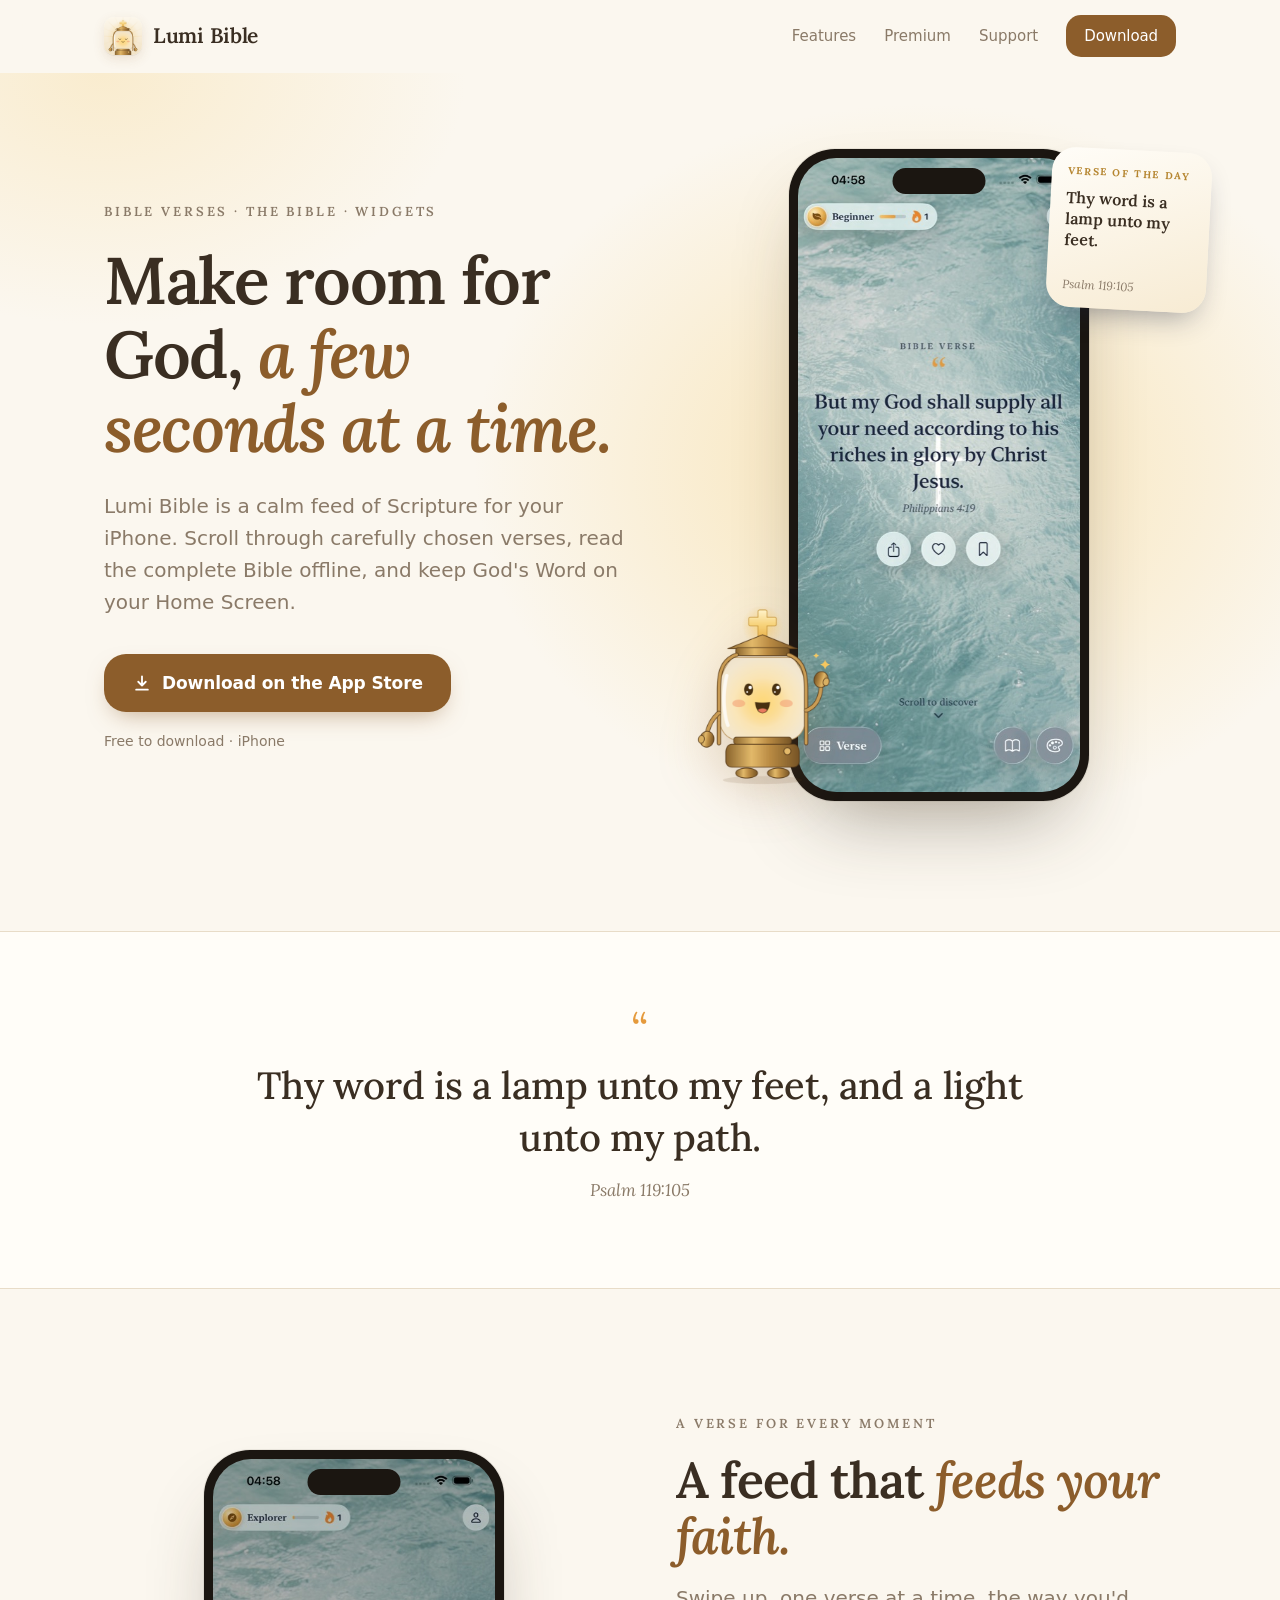
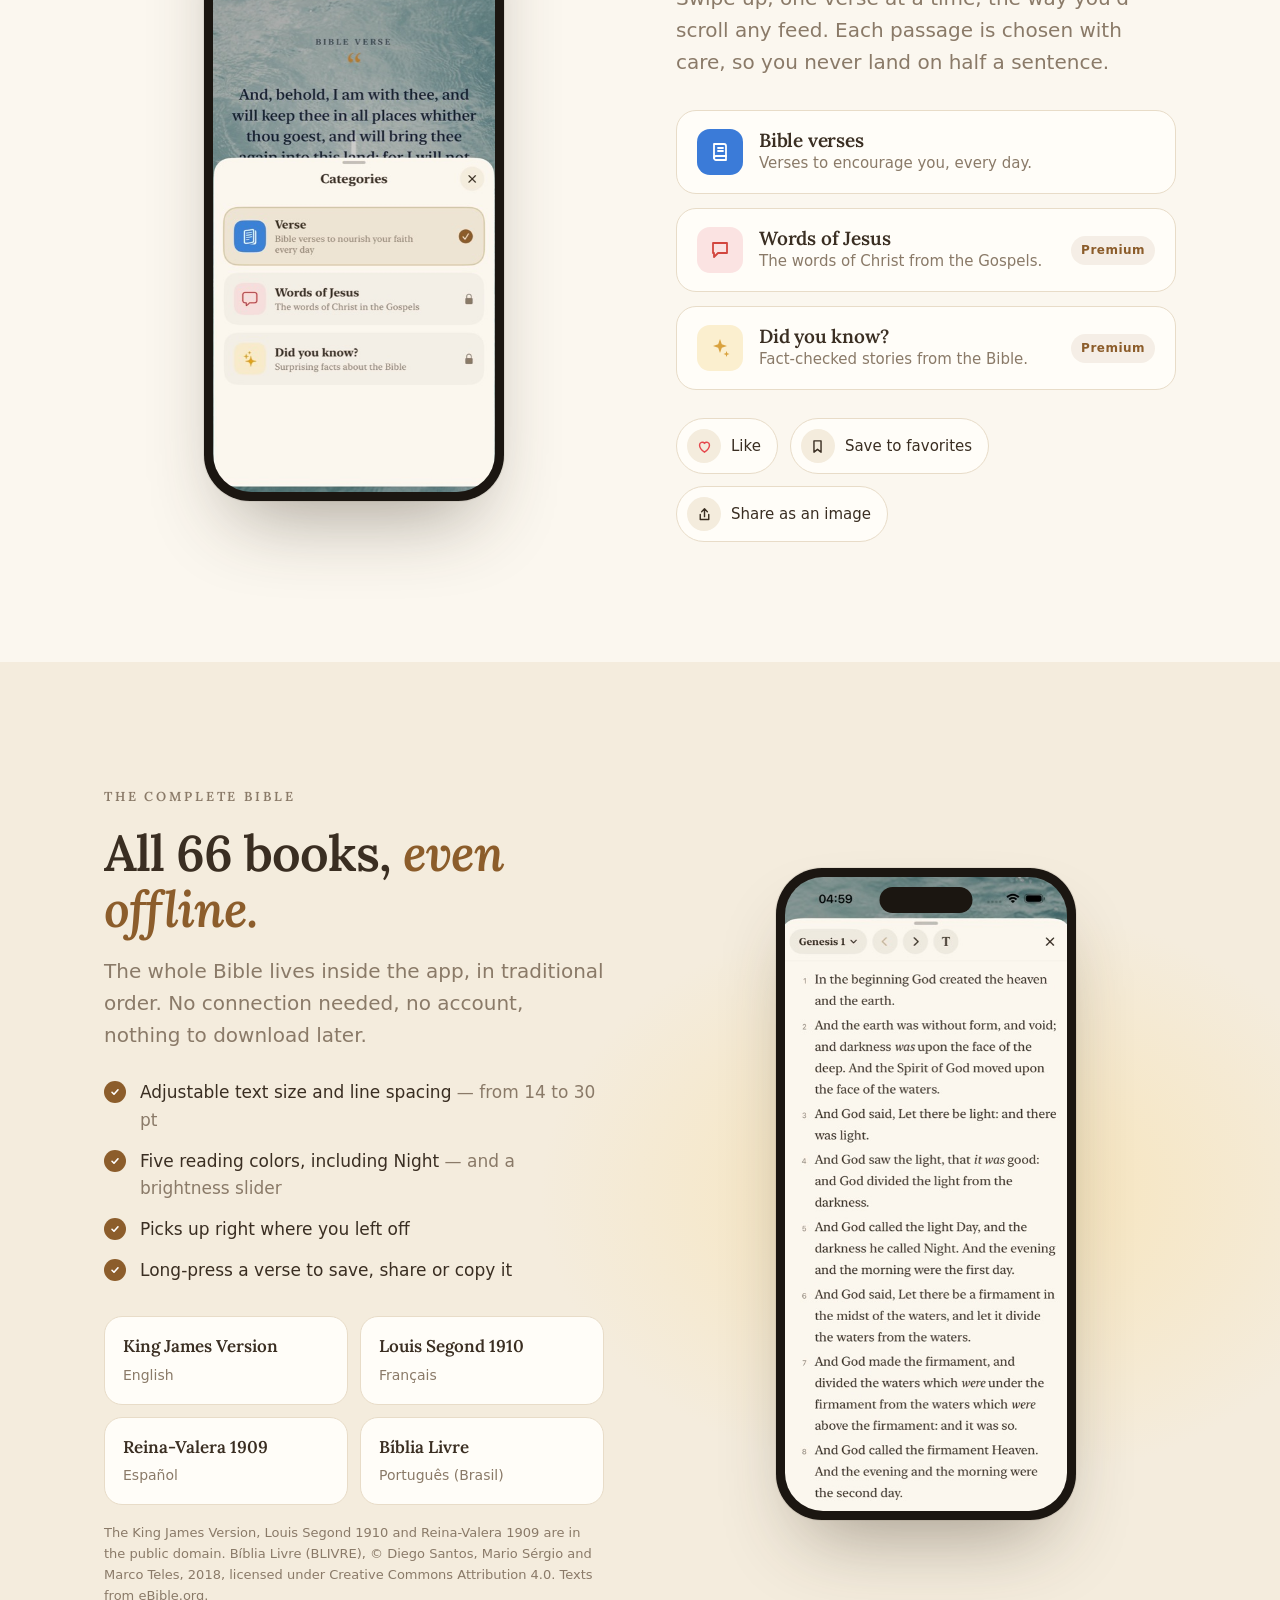
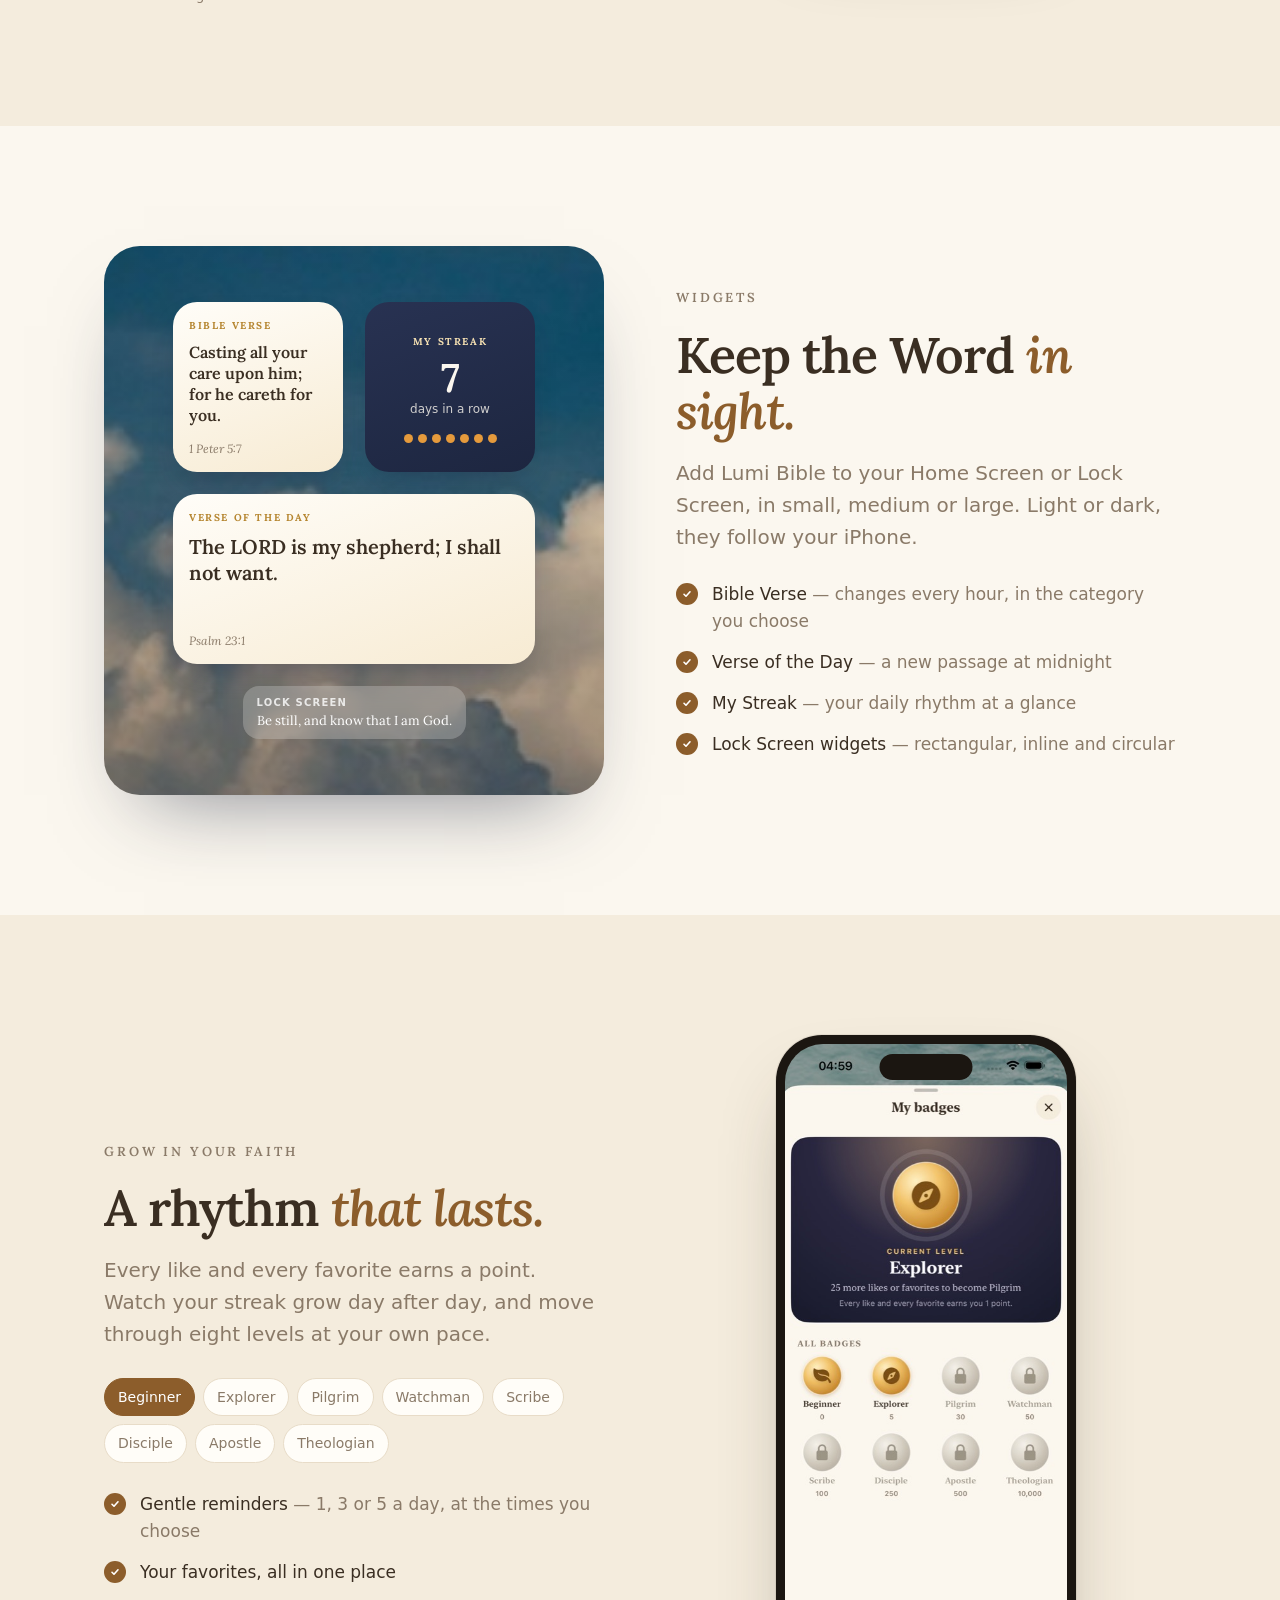
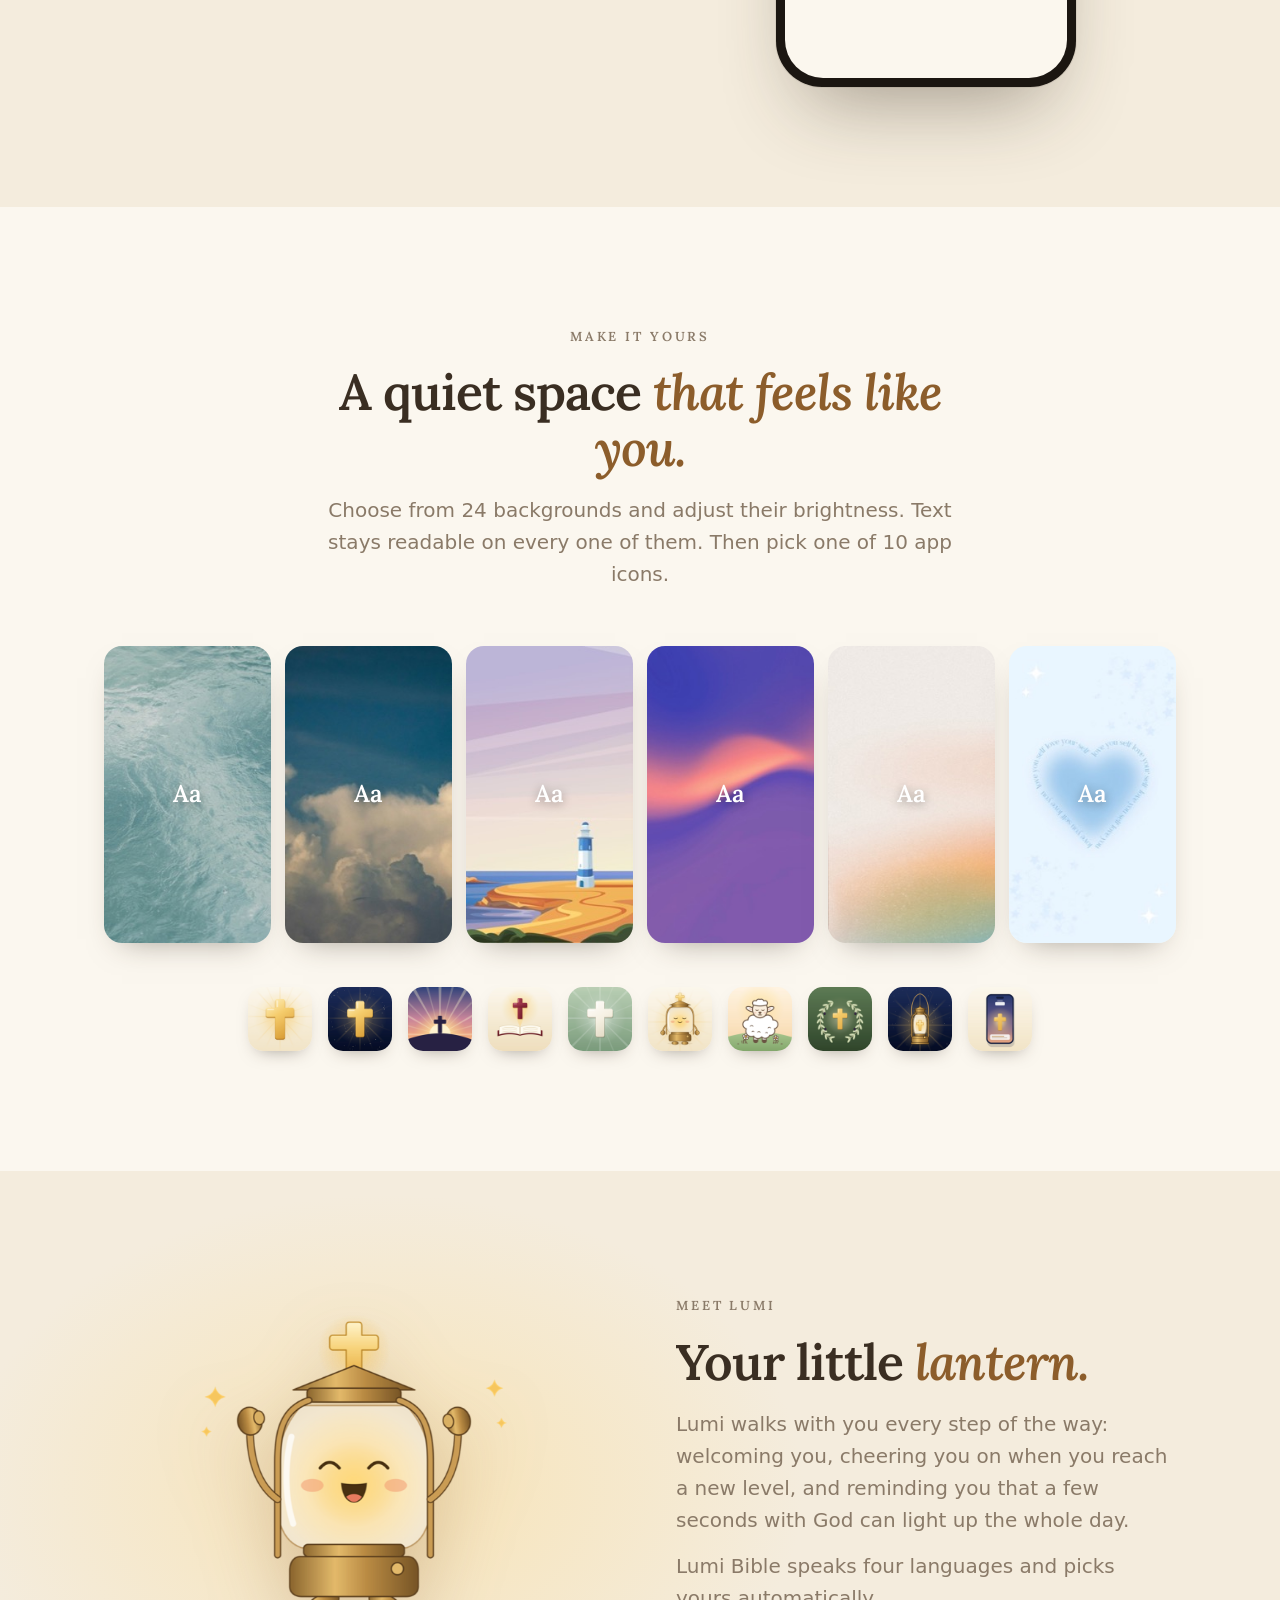
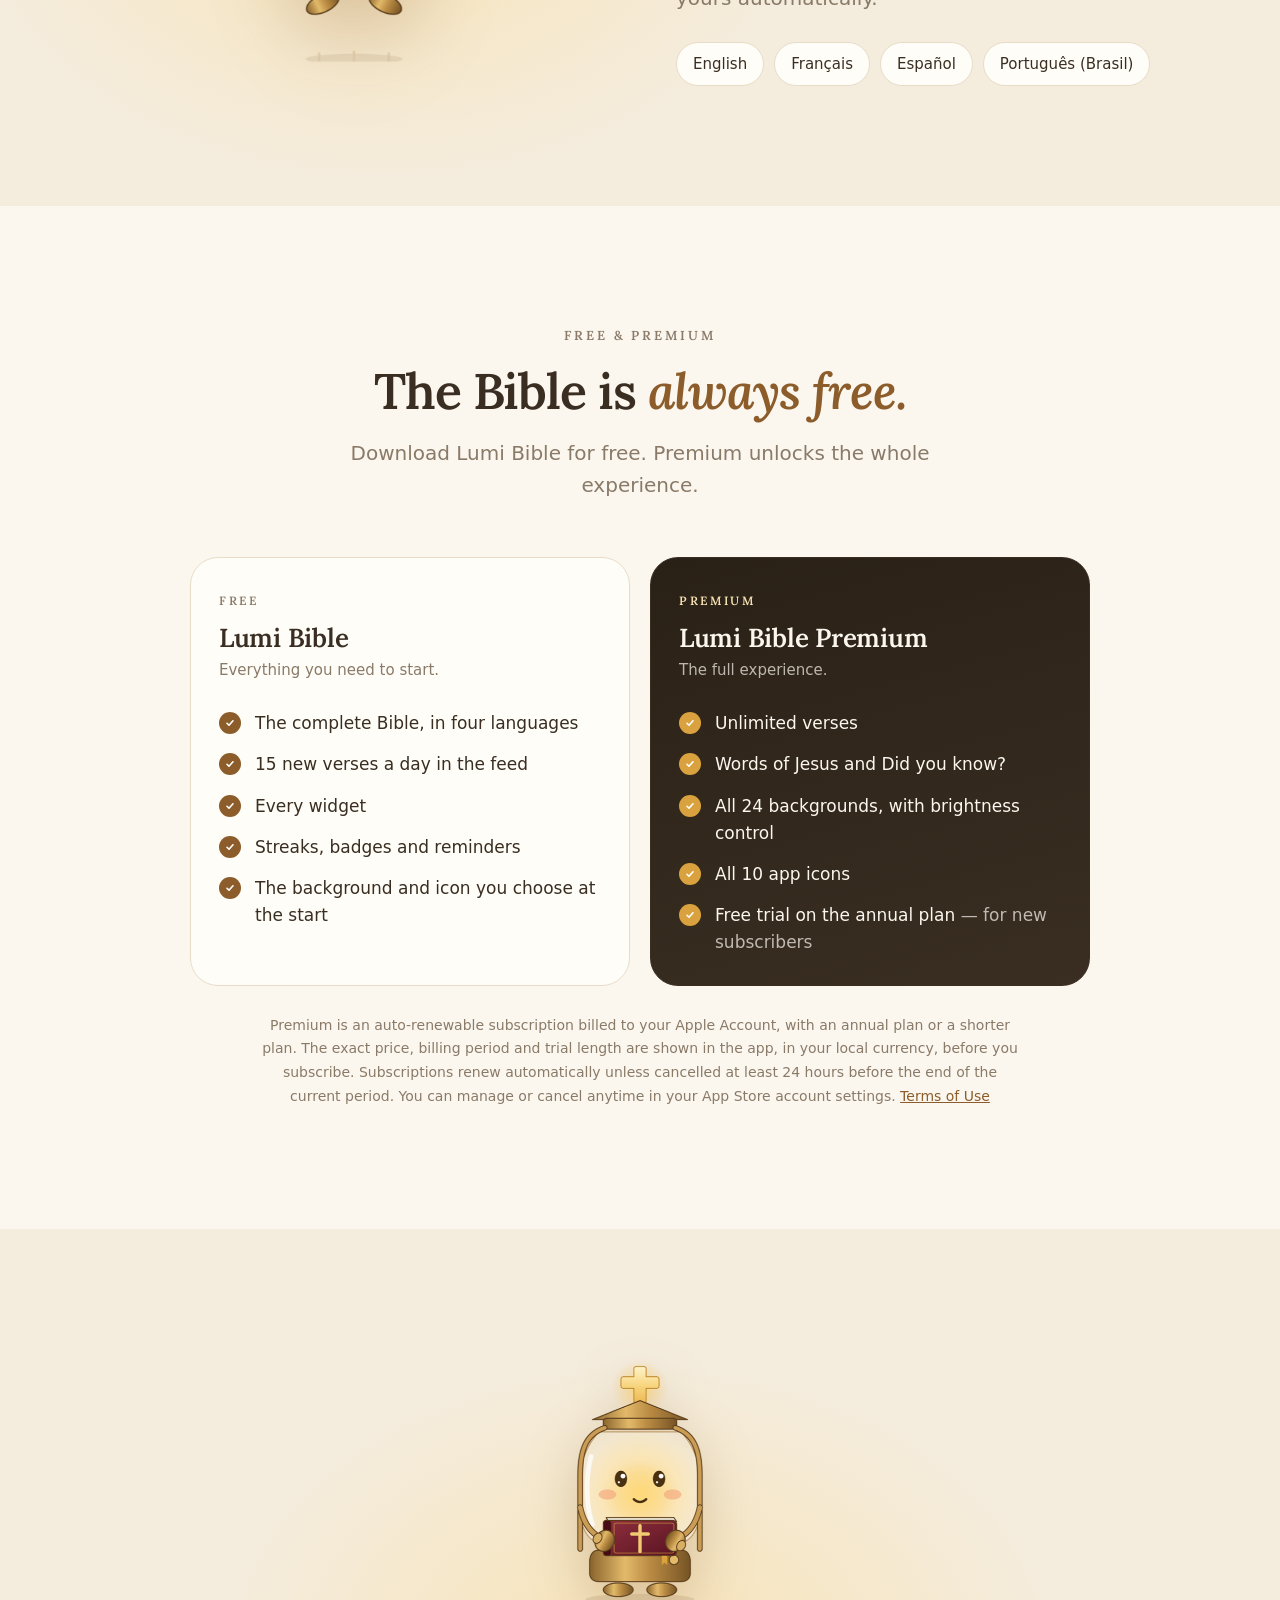
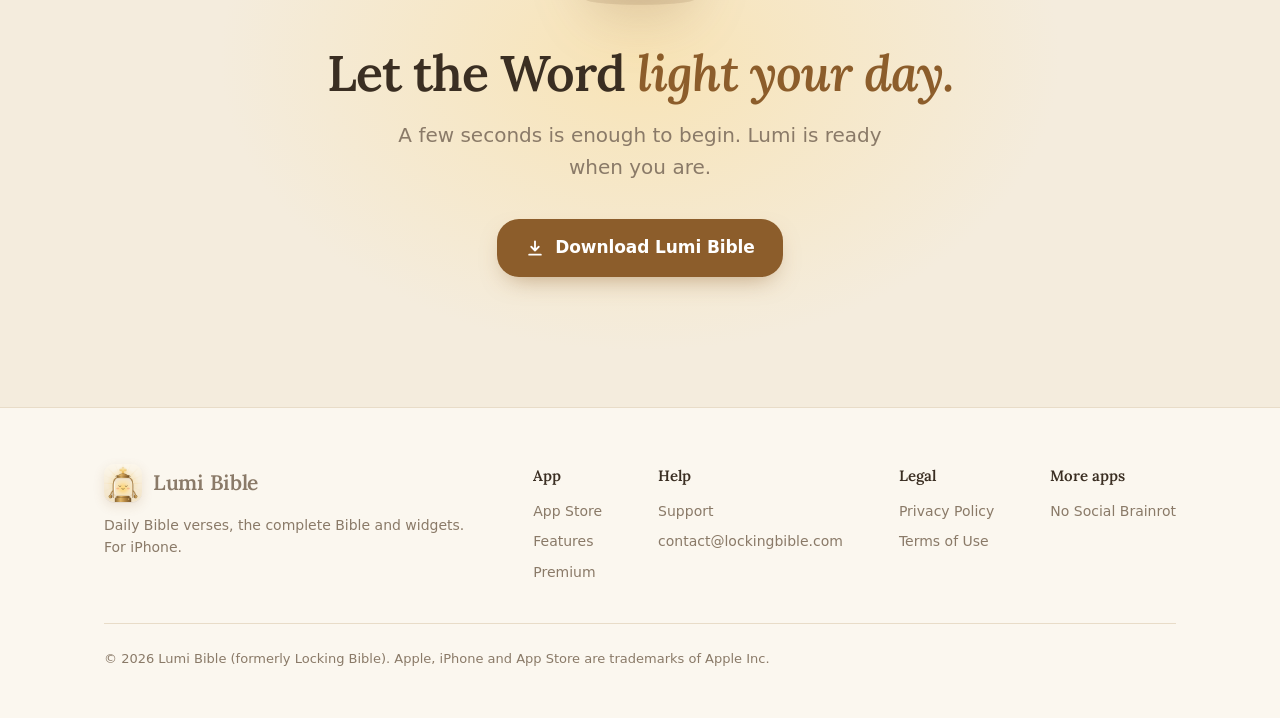
<file: index.html>
<!DOCTYPE html>
<html lang="en">
<head>
<meta charset="UTF-8">
<meta name="viewport" content="width=device-width, initial-scale=1.0">
<title>Lumi Bible — Daily Bible verses, the complete Bible and widgets</title>
<meta name="description" content="Lumi Bible helps you make room for God in your everyday life, a few seconds at a time: a feed of Bible verses, the complete Bible offline in four languages, and Home Screen and Lock Screen widgets. For iPhone.">
<link rel="canonical" href="https://lockingbible.com/">
<meta name="theme-color" content="#FBF7EF">
<meta name="apple-itunes-app" content="app-id=6809897876">
<meta property="og:title" content="Lumi Bible — A verse for every moment">
<meta property="og:description" content="Bible verses, the complete Bible offline and beautiful widgets that keep God's Word in sight all day long.">
<meta property="og:type" content="website">
<meta property="og:url" content="https://lockingbible.com/">
<meta property="og:site_name" content="Lumi Bible">
<meta property="og:image" content="https://lockingbible.com/og-image.png">
<meta property="og:image:width" content="1200">
<meta property="og:image:height" content="630">
<meta name="twitter:card" content="summary_large_image">
<meta name="twitter:title" content="Lumi Bible — A verse for every moment">
<meta name="twitter:description" content="Bible verses, the complete Bible offline and beautiful widgets that keep God's Word in sight all day long.">
<meta name="twitter:image" content="https://lockingbible.com/og-image.png">
<link rel="icon" type="image/png" sizes="96x96" href="/favicon.png">
<link rel="icon" href="/favicon.ico" sizes="any">
<link rel="apple-touch-icon" href="/apple-touch-icon.png">
<script type="application/ld+json">
{
  "@context": "https://schema.org",
  "@graph": [
    {
      "@type": "Organization",
      "name": "Lumi Bible",
      "url": "https://lockingbible.com/",
      "logo": "https://lockingbible.com/icon.png",
      "email": "contact@lockingbible.com"
    },
    {
      "@type": "MobileApplication",
      "name": "Lumi Bible",
      "alternateName": "Locking Bible",
      "operatingSystem": "iOS",
      "applicationCategory": "LifestyleApplication",
      "description": "A feed of Bible verses, words of Jesus and Bible facts, the complete Bible offline in English, French, Spanish and Portuguese, and Home Screen and Lock Screen widgets.",
      "url": "https://lockingbible.com/",
      "image": "https://lockingbible.com/icon.png",
      "downloadUrl": "https://apps.apple.com/app/id6809897876",
      "inLanguage": ["en", "fr", "es", "pt-BR"],
      "author": { "@type": "Person", "name": "Baptiste Guez" }
    },
    {
      "@type": "WebSite",
      "name": "Lumi Bible",
      "url": "https://lockingbible.com/"
    }
  ]
}
</script>
<link rel="preconnect" href="https://fonts.googleapis.com">
<link rel="preconnect" href="https://fonts.gstatic.com" crossorigin>
<link href="https://fonts.googleapis.com/css2?family=Lora:ital,wght@0,400;0,500;0,600;0,700;1,400;1,500&display=swap" rel="stylesheet">
<link rel="stylesheet" href="/assets/site.css">
<style>
  /* ---------- Hero ---------- */
  .hero{ padding:56px 0 110px; overflow:hidden; --gx:72%; --gy:46%; }
  .hero::before{
    background:
      radial-gradient(640px 520px at 72% 46%, rgba(248,227,180,1), rgba(248,227,180,0) 70%),
      radial-gradient(520px 360px at 8% 0%, rgba(248,227,180,.55), rgba(248,227,180,0) 70%);
  }
  .hero .split{ grid-template-columns:1.05fr .95fr; }
  .hero h1{ margin:20px 0 24px; }
  .hero .lead{ max-width:520px; }
  .hero-cta{ display:flex; align-items:center; gap:18px; flex-wrap:wrap; margin-top:36px; }
  .hero-cta small{ font-size:14px; color:var(--ink-soft); }
  .hero-art{ position:relative; padding:20px 0; }
  .hero-art .lumi{
    position:absolute; left:calc(50% - 250px); bottom:4%; width:150px;
    filter:drop-shadow(0 18px 24px rgba(140,93,43,.22));
    animation:float 6s ease-in-out infinite;
  }
  .hero-art .w-float{ position:absolute; right:calc(50% - 270px); top:3%; width:160px; transform:rotate(3deg); }
  @keyframes float{ 0%,100%{ transform:translateY(0) } 50%{ transform:translateY(-8px) } }
  @media (max-width:900px){
    .hero{ padding:32px 0 80px; text-align:center; }
    .hero .split{ grid-template-columns:1fr; }
    .hero .lead{ margin:0 auto; }
    .hero-cta{ justify-content:center; }
    .hero-art .lumi{ width:110px; left:calc(50% - 185px); }
    .hero-art .w-float{ width:130px; right:calc(50% - 200px); top:0; }
  }
  @media (max-width:420px){ .hero-art .w-float{ display:none; } .hero-art .lumi{ left:-4px; width:96px; } }

  /* ---------- Verse strip ---------- */
  .verse-strip{ padding:84px 0; text-align:center; border-top:1px solid var(--line); border-bottom:1px solid var(--line); background:var(--card); }
  .verse-strip blockquote{ font-family:var(--serif); font-size:clamp(26px,3.4vw,38px); line-height:1.35; letter-spacing:-0.01em; max-width:820px; margin:18px auto 14px; font-weight:500; }
  .verse-strip cite{ font-family:var(--serif); font-style:italic; color:var(--ink-soft); font-size:17px; }

  /* ---------- Categories ---------- */
  .cats{ display:grid; gap:14px; margin-top:32px; }
  .cat{ display:flex; gap:16px; align-items:center; background:var(--card); border:1px solid var(--line); border-radius:20px; padding:18px 20px; }
  .cat .ico{ flex:none; width:46px; height:46px; border-radius:13px; display:grid; place-items:center; }
  .cat .ico svg{ width:24px; height:24px; }
  .cat h3{ font-size:19px; }
  .cat p{ font-size:15px; color:var(--ink-soft); line-height:1.45; margin-top:2px; }
  .cat .tag{ margin-left:auto; flex:none; font-size:12px; font-weight:600; letter-spacing:.04em; color:var(--brown); background:rgba(140,93,43,.09); padding:5px 10px; border-radius:99px; }
  .actions{ display:flex; gap:12px; margin-top:28px; flex-wrap:wrap; }
  .action{ display:flex; align-items:center; gap:10px; padding:10px 16px 10px 10px; border-radius:99px; background:var(--card); border:1px solid var(--line); font-size:15px; font-weight:500; }
  .action i{ width:34px; height:34px; border-radius:50%; background:var(--cream-deep); display:grid; place-items:center; }
  .action svg{ width:17px; height:17px; }

  /* ---------- Bible ---------- */
  .translations{ display:grid; grid-template-columns:1fr 1fr; gap:12px; margin-top:32px; }
  .tr{ background:var(--card); border:1px solid var(--line); border-radius:18px; padding:16px 18px; }
  .tr b{ display:block; font-family:var(--serif); font-size:17px; font-weight:600; }
  .tr span{ font-size:14px; color:var(--ink-soft); }
  .credit{ font-size:13px; color:var(--ink-soft); margin-top:18px; line-height:1.6; }
  @media (max-width:420px){ .translations{ grid-template-columns:1fr; } }

  /* ---------- Widgets ---------- */
  .widget-stage{
    position:relative; border-radius:36px; overflow:hidden; padding:56px 40px;
    background:url("/assets/walls/3.jpg") center/cover;
    display:grid; grid-template-columns:repeat(2,minmax(0,170px)); grid-auto-rows:auto; gap:22px; justify-content:center;
    box-shadow:0 40px 80px -40px rgba(29,38,64,.55);
  }
  .widget-stage::before{ content:""; position:absolute; inset:0; background:linear-gradient(180deg,rgba(29,38,64,.08),rgba(29,38,64,.28)); }
  .widget-stage > *{ position:relative; }
  .w{
    background:linear-gradient(160deg,#FFFDF8 0%,#F7EBD3 100%); border-radius:24px; padding:16px 16px 14px;
    box-shadow:0 14px 30px -12px rgba(29,38,64,.45); color:var(--ink);
    display:flex; flex-direction:column; aspect-ratio:1;
  }
  .w.wide{ grid-column:span 2; aspect-ratio:auto; min-height:170px; }
  .w .k{ font-family:var(--serif); font-size:10px; font-weight:700; letter-spacing:.16em; text-transform:uppercase; color:#B5852F; }
  .w .t{ font-family:var(--serif); font-weight:600; font-size:16px; line-height:1.3; margin-top:8px; }
  .w.wide .t{ font-size:20px; }
  .w .r{ font-family:var(--serif); font-style:italic; font-size:12px; color:var(--ink-soft); margin-top:auto; padding-top:8px; }
  .w.dark{ background:linear-gradient(160deg,#283252,#1D2640); color:#FBF7EF; }
  .w.dark .k{ color:var(--glow); }
  .streak{ display:flex; flex-direction:column; align-items:center; justify-content:center; text-align:center; gap:2px; }
  .streak .n{ font-family:var(--serif); font-size:40px; font-weight:700; line-height:1; margin-top:6px; }
  .streak .d{ font-size:12px; opacity:.8; }
  .streak .dots{ display:flex; gap:5px; margin-top:12px; }
  .streak .dots i{ width:9px; height:9px; border-radius:50%; background:var(--amber); }
  .streak .dots i.off{ background:rgba(251,247,239,.25); }
  .lock{ grid-column:span 2; display:flex; gap:12px; justify-content:center; }
  .lock div{ background:rgba(255,255,255,.22); -webkit-backdrop-filter:blur(10px); backdrop-filter:blur(10px); color:#fff; border-radius:16px; padding:10px 14px; font-size:13px; line-height:1.35; font-family:var(--serif); max-width:240px; }
  .lock div b{ display:block; font-family:var(--sans); font-size:10px; letter-spacing:.12em; text-transform:uppercase; opacity:.8; margin-bottom:2px; }
  @media (max-width:460px){ .widget-stage{ padding:36px 18px; grid-template-columns:repeat(2,minmax(0,1fr)); gap:14px; } .w .t{ font-size:14px; } }

  /* ---------- Grow ---------- */
  .levels{ display:flex; flex-wrap:wrap; gap:8px; margin-top:28px; }
  .levels span{ font-size:14px; font-weight:500; padding:7px 13px; border-radius:99px; background:var(--card); border:1px solid var(--line); color:var(--ink-soft); }
  .levels span:first-child{ background:var(--brown); border-color:var(--brown); color:#fff; }

  /* ---------- Make it yours ---------- */
  .walls{ display:grid; grid-template-columns:repeat(6,1fr); gap:14px; }
  .walls figure{ aspect-ratio:9/16; border-radius:18px; overflow:hidden; position:relative; box-shadow:0 14px 30px -18px rgba(58,46,34,.5); }
  .walls img{ width:100%; height:100%; object-fit:cover; }
  .walls figure::after{ content:"Aa"; position:absolute; inset:0; display:grid; place-items:center; font-family:var(--serif); font-weight:600; font-size:24px; color:#fff; text-shadow:0 2px 10px rgba(0,0,0,.35); }
  .icons{ display:flex; justify-content:center; flex-wrap:wrap; gap:16px; margin-top:44px; }
  .icons img{ width:64px; height:64px; border-radius:15px; box-shadow:0 8px 18px -10px rgba(58,46,34,.5); }
  @media (max-width:760px){ .walls{ grid-template-columns:repeat(3,1fr); } .icons img{ width:52px; height:52px; border-radius:12px; } }

  /* ---------- Lumi ---------- */
  .meet{ --gx:30%; --gy:50%; }
  .meet .lumi-big{ width:min(340px,70vw); margin:0 auto; filter:drop-shadow(0 26px 34px rgba(140,93,43,.25)); }
  .langs{ display:flex; flex-wrap:wrap; gap:10px; margin-top:28px; }
  .langs span{ font-size:15px; font-weight:500; padding:9px 16px; border-radius:99px; background:var(--card); border:1px solid var(--line); }

  /* ---------- Plans ---------- */
  .plans{ display:grid; grid-template-columns:1fr 1fr; gap:20px; max-width:900px; margin:0 auto; }
  .plan h3{ font-size:26px; }
  .plan .sub{ color:var(--ink-soft); margin-top:6px; font-size:15px; }
  .plan.premium{ background:linear-gradient(165deg,#2A2116 0%,#3A2E22 100%); border-color:#3A2E22; color:#FBF7EF; }
  .plan.premium .sub, .plan.premium .ticks li span{ color:rgba(251,247,239,.7); }
  .plan.premium .ticks li{ color:#FBF7EF; }
  .plan.premium .ticks li::before{ background-color:var(--gold); }
  .plan .eyebrow{ font-size:12px; }
  .plan.premium .eyebrow{ color:var(--glow); }
  .fine{ max-width:760px; margin:28px auto 0; text-align:center; font-size:14px; color:var(--ink-soft); line-height:1.7; }
  @media (max-width:760px){ .plans{ grid-template-columns:1fr; } }

  /* ---------- Final CTA ---------- */
  .final{ text-align:center; padding:120px 0 130px; --gx:50%; --gy:55%; }
  .final img{ width:150px; margin:0 auto 28px; filter:drop-shadow(0 20px 26px rgba(140,93,43,.25)); }
  .final h2{ max-width:700px; margin:0 auto; }
  .final .lead{ max-width:520px; margin:18px auto 36px; }
</style>
</head>
<body>

<header class="site-header">
  <div class="wrap nav">
    <a class="brand" href="/" aria-label="Lumi Bible home">
      <img src="/icon.png" alt="" width="38" height="38">
      <span>Lumi Bible</span>
    </a>
    <ul class="nav-links">
      <li class="hide-sm"><a href="#feed">Features</a></li>
      <li class="hide-sm"><a href="#premium">Premium</a></li>
      <li class="hide-sm"><a href="/support/">Support</a></li>
      <li><a class="btn small" href="https://apps.apple.com/app/id6809897876">Download</a></li>
    </ul>
  </div>
</header>

<main>

  <!-- Hero -->
  <section class="hero glow">
    <div class="wrap split">
      <div>
        <span class="eyebrow">Bible verses · The Bible · Widgets</span>
        <h1>Make room for God, <span class="accent">a few seconds at a time.</span></h1>
        <p class="lead">Lumi Bible is a calm feed of Scripture for your iPhone. Scroll through carefully chosen verses, read the complete Bible offline, and keep God's Word on your Home Screen.</p>
        <div class="hero-cta">
          <a class="btn" href="https://apps.apple.com/app/id6809897876">
            <svg viewBox="0 0 24 24" fill="none" stroke="currentColor" stroke-width="2.2" stroke-linecap="round" stroke-linejoin="round" aria-hidden="true"><path d="M12 4v11m0 0l-4.5-4.5M12 15l4.5-4.5M5 20h14"/></svg>
            Download on the App Store
          </a>
          <small>Free to download · iPhone</small>
        </div>
      </div>
      <div class="hero-art">
        <div class="phone"><img src="/assets/img/feed.jpg" alt="The Lumi Bible feed showing Philippians 4:19 on a calm water background, with share, like and save buttons" width="1000" height="2172" fetchpriority="high"></div>
        <div class="w w-float" aria-hidden="true">
          <span class="k">Verse of the day</span>
          <span class="t">Thy word is a lamp unto my feet.</span>
          <span class="r">Psalm 119:105</span>
        </div>
        <img class="lumi" src="/assets/lumi/coucou.png" alt="Lumi, the little lantern mascot, waving" width="398" height="520">
      </div>
    </div>
  </section>

  <!-- Verse -->
  <section class="verse-strip">
    <div class="wrap">
      <span class="quote-mark" aria-hidden="true">“</span>
      <blockquote>Thy word is a lamp unto my feet, and a light unto my path.</blockquote>
      <cite>Psalm 119:105</cite>
    </div>
  </section>

  <!-- Feed -->
  <section class="section" id="feed">
    <div class="wrap split">
      <div class="reveal">
        <div class="phone sheet"><img src="/assets/img/categories.jpg" alt="The categories sheet: Verse, Words of Jesus and Did you know?" width="1000" height="2172" loading="lazy"></div>
      </div>
      <div class="reveal">
        <span class="eyebrow">A verse for every moment</span>
        <h2 style="margin-top:16px">A feed that <span class="accent">feeds your faith.</span></h2>
        <p class="lead" style="margin-top:18px">Swipe up, one verse at a time, the way you'd scroll any feed. Each passage is chosen with care, so you never land on half a sentence.</p>
        <div class="cats">
          <div class="cat">
            <div class="ico" style="background:#3B7BD8"><svg viewBox="0 0 24 24" fill="none" stroke="#fff" stroke-width="1.8" stroke-linecap="round" stroke-linejoin="round" aria-hidden="true"><path d="M6 4h10a2 2 0 012 2v14H8a2 2 0 01-2-2V4z"/><path d="M6 18a2 2 0 012-2h10M10 8h5M10 11h5"/></svg></div>
            <div><h3>Bible verses</h3><p>Verses to encourage you, every day.</p></div>
          </div>
          <div class="cat">
            <div class="ico" style="background:#FBE3E2"><svg viewBox="0 0 24 24" fill="none" stroke="#D2463E" stroke-width="1.8" stroke-linecap="round" stroke-linejoin="round" aria-hidden="true"><path d="M5 5h14v10H10l-4 4v-4H5z"/></svg></div>
            <div><h3>Words of Jesus</h3><p>The words of Christ from the Gospels.</p></div>
            <span class="tag">Premium</span>
          </div>
          <div class="cat">
            <div class="ico" style="background:#FBEFCF"><svg viewBox="0 0 24 24" fill="#D9A23E" aria-hidden="true"><path d="M12 3l1.8 5.2L19 10l-5.2 1.8L12 17l-1.8-5.2L5 10l5.2-1.8z"/><path d="M18.5 15l.8 2.2 2.2.8-2.2.8-.8 2.2-.8-2.2-2.2-.8 2.2-.8z"/></svg></div>
            <div><h3>Did you know?</h3><p>Fact-checked stories from the Bible.</p></div>
            <span class="tag">Premium</span>
          </div>
        </div>
        <div class="actions">
          <span class="action"><i><svg viewBox="0 0 24 24" fill="none" stroke="#E5484D" stroke-width="2" aria-hidden="true"><path d="M12 20s-7-4.4-7-10a4 4 0 017-2.6A4 4 0 0119 10c0 5.6-7 10-7 10z"/></svg></i>Like</span>
          <span class="action"><i><svg viewBox="0 0 24 24" fill="none" stroke="#3A2E22" stroke-width="2" stroke-linejoin="round" aria-hidden="true"><path d="M7 4h10v16l-5-4-5 4z"/></svg></i>Save to favorites</span>
          <span class="action"><i><svg viewBox="0 0 24 24" fill="none" stroke="#3A2E22" stroke-width="2" stroke-linecap="round" stroke-linejoin="round" aria-hidden="true"><path d="M12 15V4m0 0L8 8m4-4l4 4M6 12v7h12v-7"/></svg></i>Share as an image</span>
        </div>
      </div>
    </div>
  </section>

  <!-- Bible -->
  <section class="section band glow" id="bible" style="--gx:75%;--gy:50%">
    <div class="wrap split flip">
      <div class="reveal">
        <div class="phone sheet"><img src="/assets/img/reader.jpg" alt="The Bible reader open at Genesis 1 in the King James Version" width="1000" height="2172" loading="lazy"></div>
      </div>
      <div class="reveal">
        <span class="eyebrow">The complete Bible</span>
        <h2 style="margin-top:16px">All 66 books, <span class="accent">even offline.</span></h2>
        <p class="lead" style="margin-top:18px">The whole Bible lives inside the app, in traditional order. No connection needed, no account, nothing to download later.</p>
        <ul class="ticks">
          <li><div>Adjustable text size and line spacing <span>— from 14 to 30 pt</span></div></li>
          <li><div>Five reading colors, including Night <span>— and a brightness slider</span></div></li>
          <li><div>Picks up right where you left off</div></li>
          <li><div>Long-press a verse to save, share or copy it</div></li>
        </ul>
        <div class="translations">
          <div class="tr"><b>King James Version</b><span>English</span></div>
          <div class="tr"><b>Louis Segond 1910</b><span>Français</span></div>
          <div class="tr"><b>Reina-Valera 1909</b><span>Español</span></div>
          <div class="tr"><b>Bíblia Livre</b><span>Português (Brasil)</span></div>
        </div>
        <p class="credit">The King James Version, Louis Segond 1910 and Reina-Valera 1909 are in the public domain. Bíblia Livre (BLIVRE), © Diego Santos, Mario Sérgio and Marco Teles, 2018, licensed under Creative Commons Attribution 4.0. Texts from eBible.org.</p>
      </div>
    </div>
  </section>

  <!-- Widgets -->
  <section class="section" id="widgets">
    <div class="wrap split">
      <div class="reveal">
        <div class="widget-stage" aria-label="Examples of Lumi Bible widgets">
          <div class="w">
            <span class="k">Bible verse</span>
            <span class="t">Casting all your care upon him; for he careth for you.</span>
            <span class="r">1 Peter 5:7</span>
          </div>
          <div class="w dark streak">
            <span class="k">My streak</span>
            <span class="n">7</span>
            <span class="d">days in a row</span>
            <span class="dots" aria-hidden="true"><i></i><i></i><i></i><i></i><i></i><i></i><i></i></span>
          </div>
          <div class="w wide">
            <span class="k">Verse of the day</span>
            <span class="t">The LORD is my shepherd; I shall not want.</span>
            <span class="r">Psalm 23:1</span>
          </div>
          <div class="lock"><div><b>Lock Screen</b>Be still, and know that I am God.</div></div>
        </div>
      </div>
      <div class="reveal">
        <span class="eyebrow">Widgets</span>
        <h2 style="margin-top:16px">Keep the Word <span class="accent">in sight.</span></h2>
        <p class="lead" style="margin-top:18px">Add Lumi Bible to your Home Screen or Lock Screen, in small, medium or large. Light or dark, they follow your iPhone.</p>
        <ul class="ticks">
          <li><div>Bible Verse <span>— changes every hour, in the category you choose</span></div></li>
          <li><div>Verse of the Day <span>— a new passage at midnight</span></div></li>
          <li><div>My Streak <span>— your daily rhythm at a glance</span></div></li>
          <li><div>Lock Screen widgets <span>— rectangular, inline and circular</span></div></li>
        </ul>
      </div>
    </div>
  </section>

  <!-- Grow -->
  <section class="section band" id="grow">
    <div class="wrap split flip">
      <div class="reveal">
        <div class="phone sheet"><img src="/assets/img/badges.jpg" alt="The badges screen with the Explorer level and eight badges from Beginner to Theologian" width="1000" height="2172" loading="lazy"></div>
      </div>
      <div class="reveal">
        <span class="eyebrow">Grow in your faith</span>
        <h2 style="margin-top:16px">A rhythm <span class="accent">that lasts.</span></h2>
        <p class="lead" style="margin-top:18px">Every like and every favorite earns a point. Watch your streak grow day after day, and move through eight levels at your own pace.</p>
        <div class="levels" aria-label="The eight levels">
          <span>Beginner</span><span>Explorer</span><span>Pilgrim</span><span>Watchman</span><span>Scribe</span><span>Disciple</span><span>Apostle</span><span>Theologian</span>
        </div>
        <ul class="ticks">
          <li><div>Gentle reminders <span>— 1, 3 or 5 a day, at the times you choose</span></div></li>
          <li><div>Your favorites, all in one place</div></li>
        </ul>
      </div>
    </div>
  </section>

  <!-- Make it yours -->
  <section class="section" id="yours">
    <div class="wrap">
      <div class="section-head center reveal">
        <span class="eyebrow">Make it yours</span>
        <h2>A quiet space <span class="accent">that feels like you.</span></h2>
        <p class="lead">Choose from 24 backgrounds and adjust their brightness. Text stays readable on every one of them. Then pick one of 10 app icons.</p>
      </div>
      <div class="walls reveal" aria-hidden="true">
        <figure><img src="/assets/walls/1.jpg" alt="" loading="lazy" width="203" height="360"></figure>
        <figure><img src="/assets/walls/3.jpg" alt="" loading="lazy" width="203" height="360"></figure>
        <figure><img src="/assets/walls/4.jpg" alt="" loading="lazy" width="203" height="360"></figure>
        <figure><img src="/assets/walls/6.jpg" alt="" loading="lazy" width="203" height="360"></figure>
        <figure><img src="/assets/walls/8.jpg" alt="" loading="lazy" width="203" height="360"></figure>
        <figure><img src="/assets/walls/2.jpg" alt="" loading="lazy" width="203" height="360"></figure>
      </div>
      <div class="icons reveal" aria-label="Some of the app icons">
        <img src="/assets/icons-alt/AppIcon.png" alt="Golden cross icon" loading="lazy">
        <img src="/assets/icons-alt/AltIconNuit.png" alt="Night icon" loading="lazy">
        <img src="/assets/icons-alt/AltIconAube.png" alt="Dawn icon" loading="lazy">
        <img src="/assets/icons-alt/AltIconBible.png" alt="Bible icon" loading="lazy">
        <img src="/assets/icons-alt/AltIconSauge.png" alt="Sage icon" loading="lazy">
        <img src="/assets/icons-alt/AltIconLumi.png" alt="Lumi icon" loading="lazy">
        <img src="/assets/icons-alt/AltIconBrebis.png" alt="Lamb icon" loading="lazy">
        <img src="/assets/icons-alt/AltIconOlivier.png" alt="Olive branch icon" loading="lazy">
        <img src="/assets/icons-alt/AltIconLanterne.png" alt="Lantern icon" loading="lazy">
        <img src="/assets/icons-alt/AltIconTelephone.png" alt="Phone icon" loading="lazy">
      </div>
    </div>
  </section>

  <!-- Meet Lumi -->
  <section class="section band glow meet">
    <div class="wrap split">
      <div class="reveal"><img class="lumi-big" src="/assets/lumi/saut.png" alt="Lumi, the little lantern, jumping with joy" width="464" height="520" loading="lazy"></div>
      <div class="reveal">
        <span class="eyebrow">Meet Lumi</span>
        <h2 style="margin-top:16px">Your little <span class="accent">lantern.</span></h2>
        <p class="lead" style="margin-top:18px">Lumi walks with you every step of the way: welcoming you, cheering you on when you reach a new level, and reminding you that a few seconds with God can light up the whole day.</p>
        <p class="lead" style="margin-top:14px">Lumi Bible speaks four languages and picks yours automatically.</p>
        <div class="langs"><span lang="en">English</span><span lang="fr">Français</span><span lang="es">Español</span><span lang="pt-BR">Português (Brasil)</span></div>
      </div>
    </div>
  </section>

  <!-- Free & Premium -->
  <section class="section" id="premium">
    <div class="wrap">
      <div class="section-head center reveal">
        <span class="eyebrow">Free &amp; Premium</span>
        <h2>The Bible is <span class="accent">always free.</span></h2>
        <p class="lead">Download Lumi Bible for free. Premium unlocks the whole experience.</p>
      </div>
      <div class="plans reveal">
        <div class="card plan">
          <span class="eyebrow">Free</span>
          <h3 style="margin-top:10px">Lumi Bible</h3>
          <p class="sub">Everything you need to start.</p>
          <ul class="ticks">
            <li><div>The complete Bible, in four languages</div></li>
            <li><div>15 new verses a day in the feed</div></li>
            <li><div>Every widget</div></li>
            <li><div>Streaks, badges and reminders</div></li>
            <li><div>The background and icon you choose at the start</div></li>
          </ul>
        </div>
        <div class="card plan premium">
          <span class="eyebrow">Premium</span>
          <h3 style="margin-top:10px">Lumi Bible Premium</h3>
          <p class="sub">The full experience.</p>
          <ul class="ticks">
            <li><div>Unlimited verses</div></li>
            <li><div>Words of Jesus and Did you know?</div></li>
            <li><div>All 24 backgrounds, with brightness control</div></li>
            <li><div>All 10 app icons</div></li>
            <li><div>Free trial on the annual plan <span>— for new subscribers</span></div></li>
          </ul>
        </div>
      </div>
      <p class="fine">Premium is an auto-renewable subscription billed to your Apple Account, with an annual plan or a shorter plan. The exact price, billing period and trial length are shown in the app, in your local currency, before you subscribe. Subscriptions renew automatically unless cancelled at least 24 hours before the end of the current period. You can manage or cancel anytime in your App Store account settings. <a href="/terms/" style="color:var(--brown)">Terms of Use</a></p>
    </div>
  </section>

  <!-- Final -->
  <section class="final band glow">
    <div class="wrap">
      <img src="/assets/lumi/bible.png" alt="" width="291" height="520" loading="lazy" class="reveal">
      <h2 class="reveal">Let the Word <span class="accent">light your day.</span></h2>
      <p class="lead reveal">A few seconds is enough to begin. Lumi is ready when you are.</p>
      <a class="btn reveal" href="https://apps.apple.com/app/id6809897876">
        <svg viewBox="0 0 24 24" fill="none" stroke="currentColor" stroke-width="2.2" stroke-linecap="round" stroke-linejoin="round" aria-hidden="true"><path d="M12 4v11m0 0l-4.5-4.5M12 15l4.5-4.5M5 20h14"/></svg>
        Download Lumi Bible
      </a>
    </div>
  </section>

</main>

<footer class="site-footer">
  <div class="wrap">
    <div class="footer-grid">
      <div>
        <a class="brand" href="/"><img src="/icon.png" alt="" width="38" height="38"><span>Lumi Bible</span></a>
        <p>Daily Bible verses, the complete Bible and widgets.<br>For iPhone.</p>
      </div>
      <nav aria-label="Footer">
        <div>
          <h4>App</h4>
          <ul>
            <li><a href="https://apps.apple.com/app/id6809897876">App Store</a></li>
            <li><a href="/#feed">Features</a></li>
            <li><a href="/#premium">Premium</a></li>
          </ul>
        </div>
        <div>
          <h4>Help</h4>
          <ul>
            <li><a href="/support/">Support</a></li>
            <li><a href="mailto:contact@lockingbible.com">contact@lockingbible.com</a></li>
          </ul>
        </div>
        <div>
          <h4>Legal</h4>
          <ul>
            <li><a href="/privacy/">Privacy Policy</a></li>
            <li><a href="/terms/">Terms of Use</a></li>
          </ul>
        </div>
        <div>
          <h4>More apps</h4>
          <ul>
            <li><a href="/nosocialbrainrot/">No Social Brainrot</a></li>
          </ul>
        </div>
      </nav>
    </div>
    <p class="footer-note">© 2026 Lumi Bible (formerly Locking Bible). Apple, iPhone and App Store are trademarks of Apple Inc.</p>
  </div>
</footer>

<script src="/assets/site.js" defer></script>
</body>
</html>
</file>
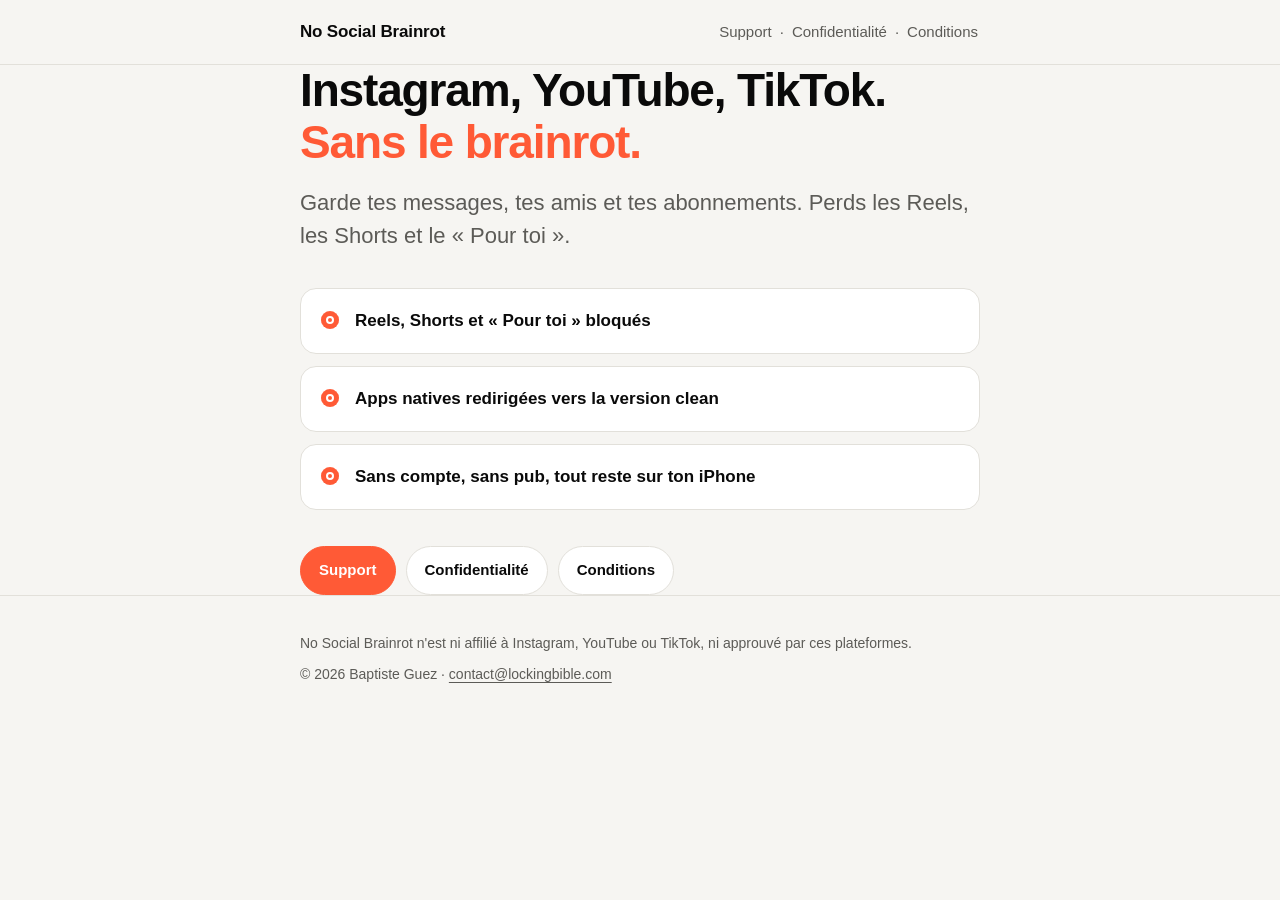
<file: nosocialbrainrot/index.html>
<!DOCTYPE html>
<html lang="fr">
<head>
<meta charset="UTF-8">
<meta name="viewport" content="width=device-width, initial-scale=1.0">
<title>No Social Brainrot — Instagram, YouTube, TikTok sans le brainrot</title>
<meta name="description" content="No Social Brainrot bloque les Reels, les Shorts et le « Pour toi » sur Instagram, YouTube et TikTok. Sans compte, sans pub, tout reste sur ton iPhone.">
<link rel="canonical" href="https://lockingbible.com/nosocialbrainrot/">
<meta name="theme-color" content="#F6F5F2">
<link rel="stylesheet" href="/nosocialbrainrot/nsb.css">
</head>
<body>

<header class="nsb-header">
  <div class="wrap">
    <a class="nsb-brand" href="/nosocialbrainrot/">No Social Brainrot</a>
    <nav class="nsb-nav" aria-label="No Social Brainrot">
      <a href="/nosocialbrainrot/support/">Support</a> <span aria-hidden="true">·</span> <a href="/nosocialbrainrot/privacy/">Confidentialité</a> <span aria-hidden="true">·</span> <a href="/nosocialbrainrot/terms/">Conditions</a>
    </nav>
  </div>
</header>

<main class="wrap">
  <section class="hero">
    <h1>Instagram, YouTube, TikTok. <em>Sans le brainrot.</em></h1>
    <p class="lead">Garde tes messages, tes amis et tes abonnements. Perds les Reels, les Shorts et le « Pour toi ».</p>
    <ul class="points">
      <li>Reels, Shorts et « Pour toi » bloqués</li>
      <li>Apps natives redirigées vers la version clean</li>
      <li>Sans compte, sans pub, tout reste sur ton iPhone</li>
    </ul>
    <div class="links">
      <a class="btn primary" href="/nosocialbrainrot/support/">Support</a>
      <a class="btn" href="/nosocialbrainrot/privacy/">Confidentialité</a>
      <a class="btn" href="/nosocialbrainrot/terms/">Conditions</a>
    </div>
  </section>
</main>

<footer class="nsb-footer">
  <div class="wrap">
    <p>No Social Brainrot n'est ni affilié à Instagram, YouTube ou TikTok, ni approuvé par ces plateformes.</p>
    <p>© 2026 Baptiste Guez · <a href="mailto:contact@lockingbible.com">contact@lockingbible.com</a></p>
  </div>
</footer>

</body>
</html>
</file>
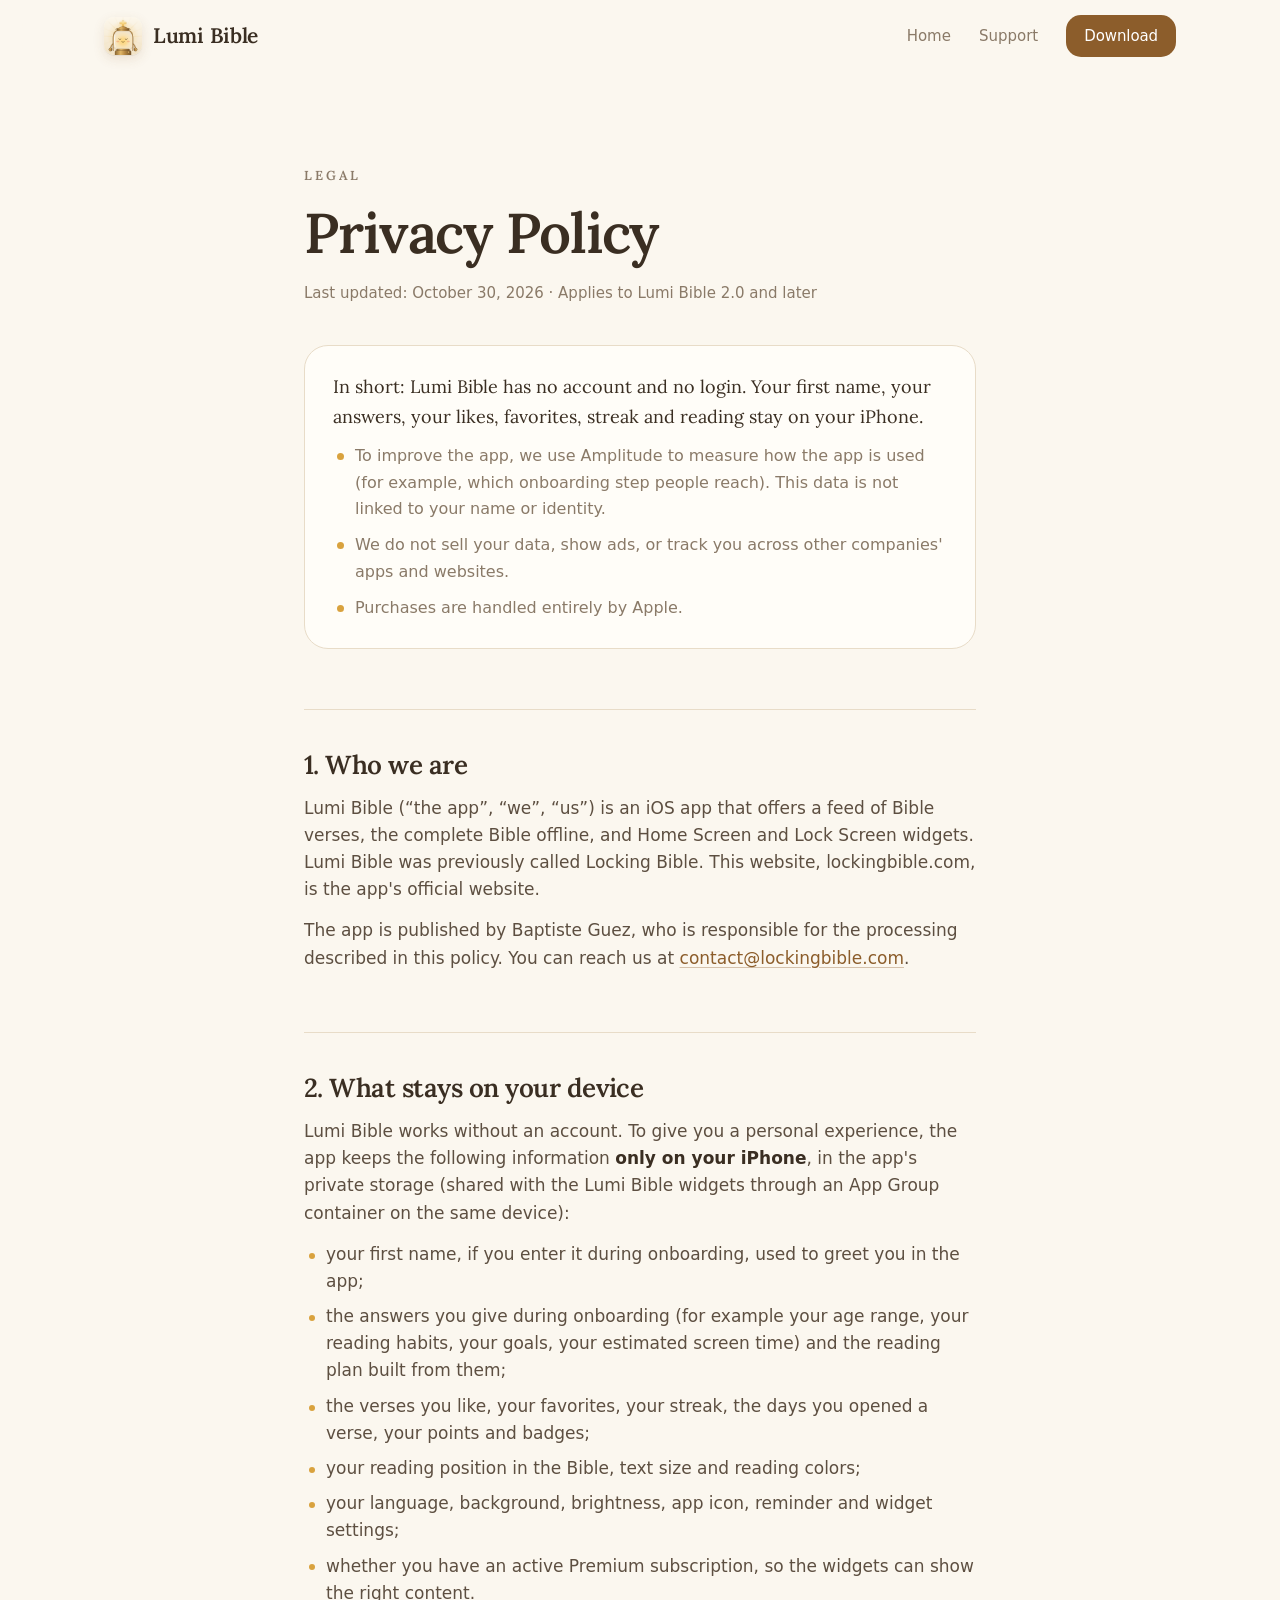
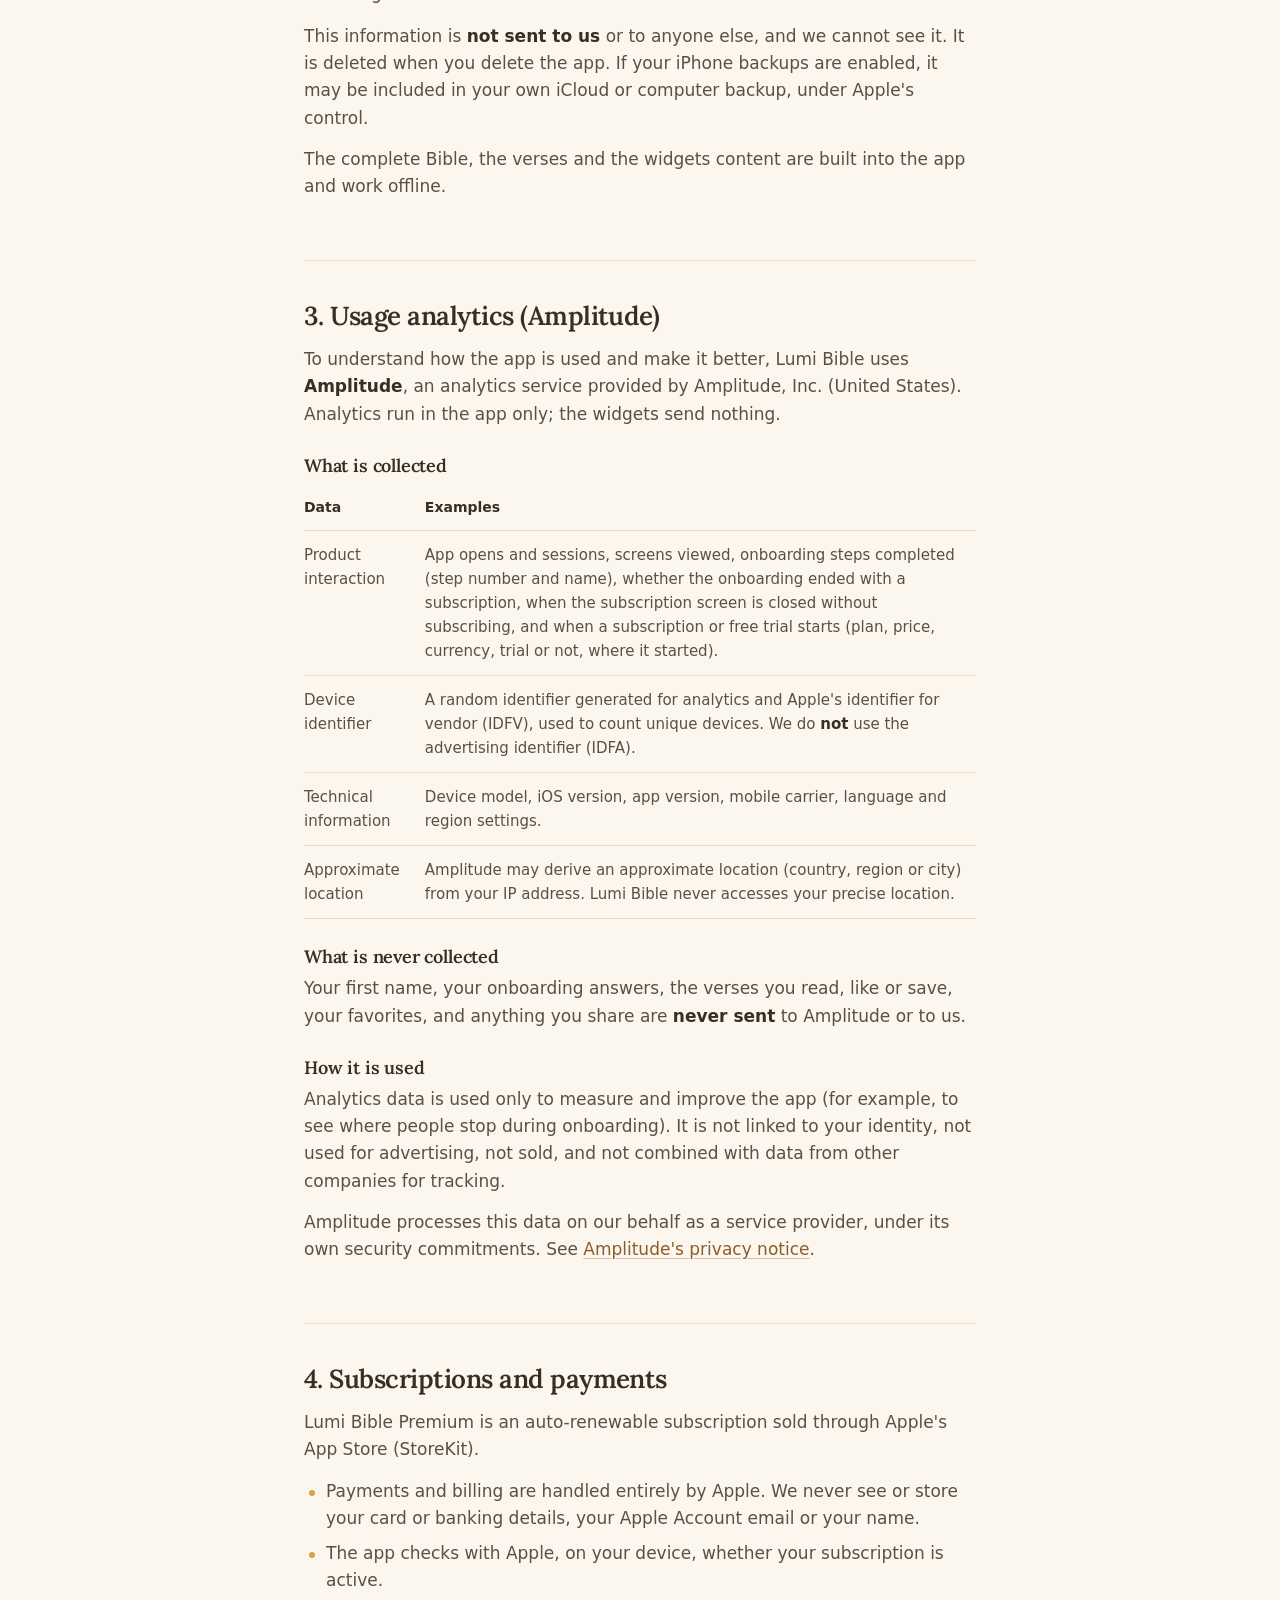
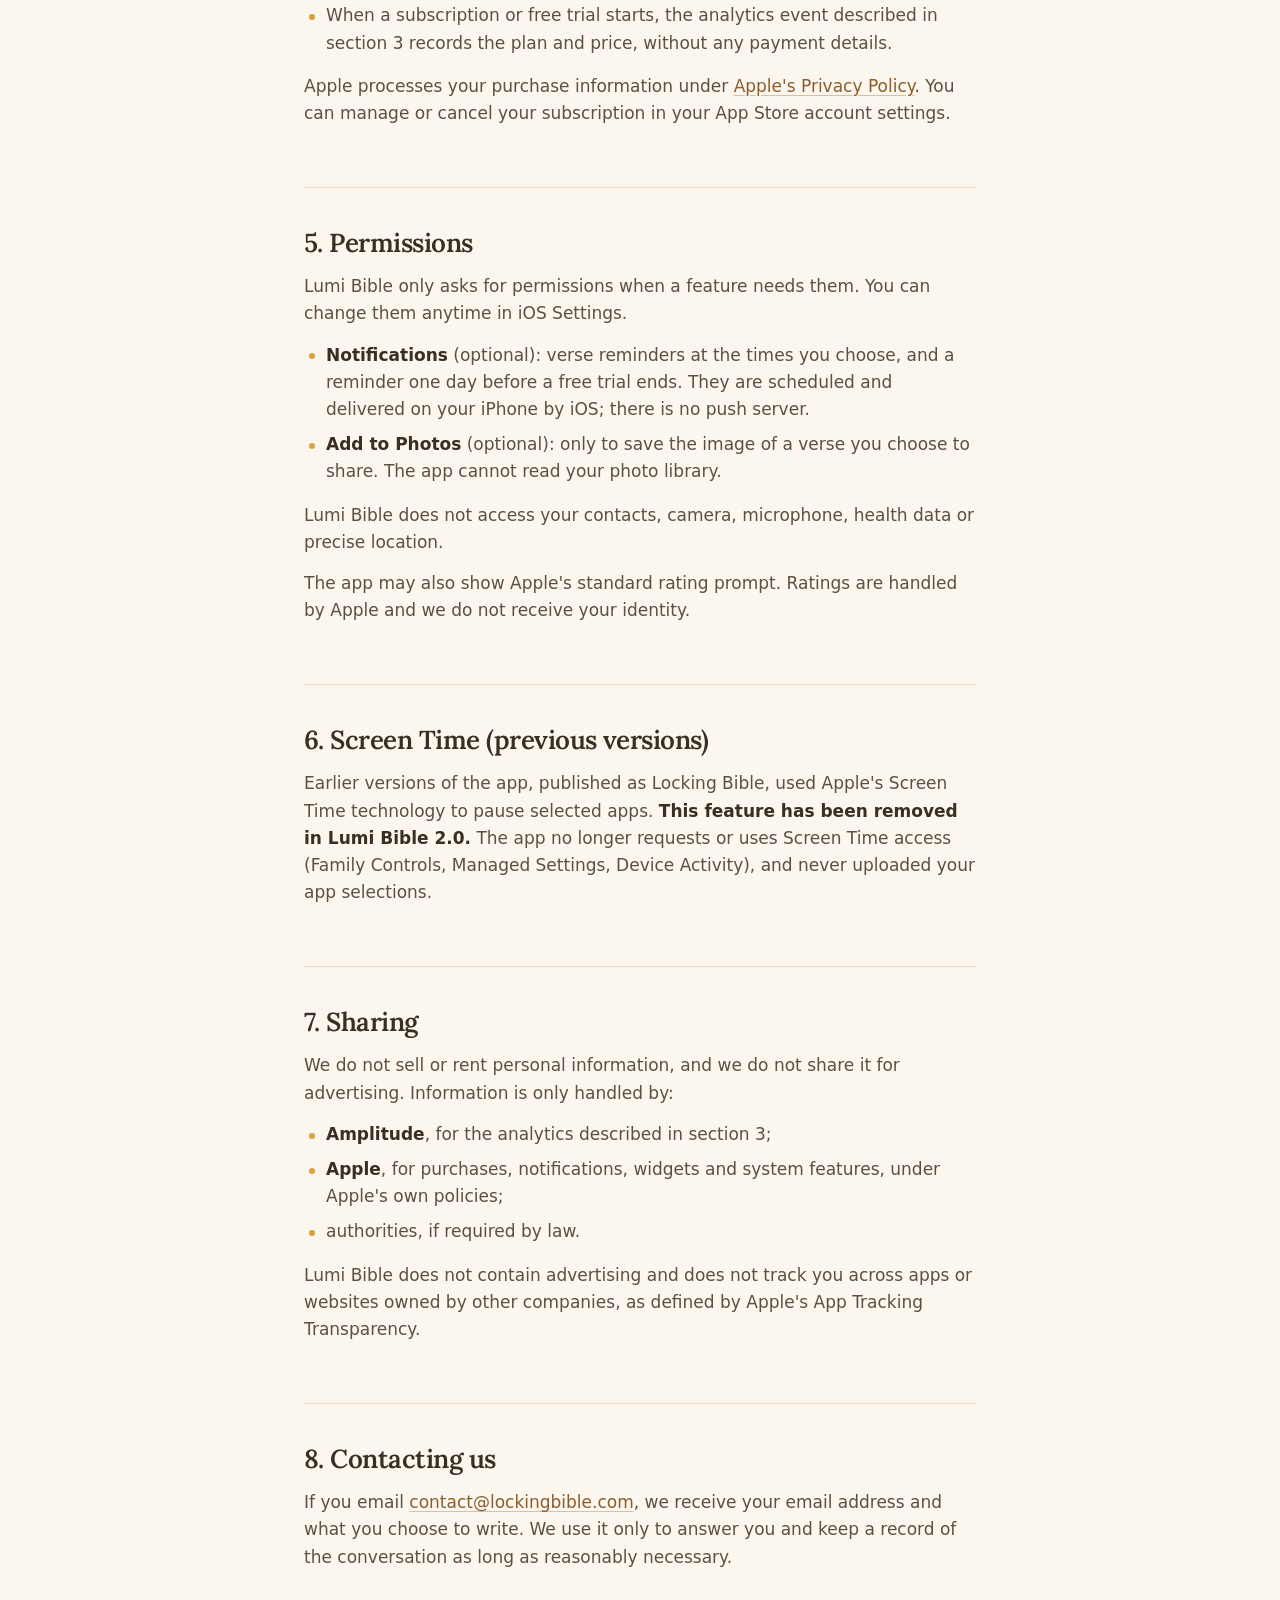
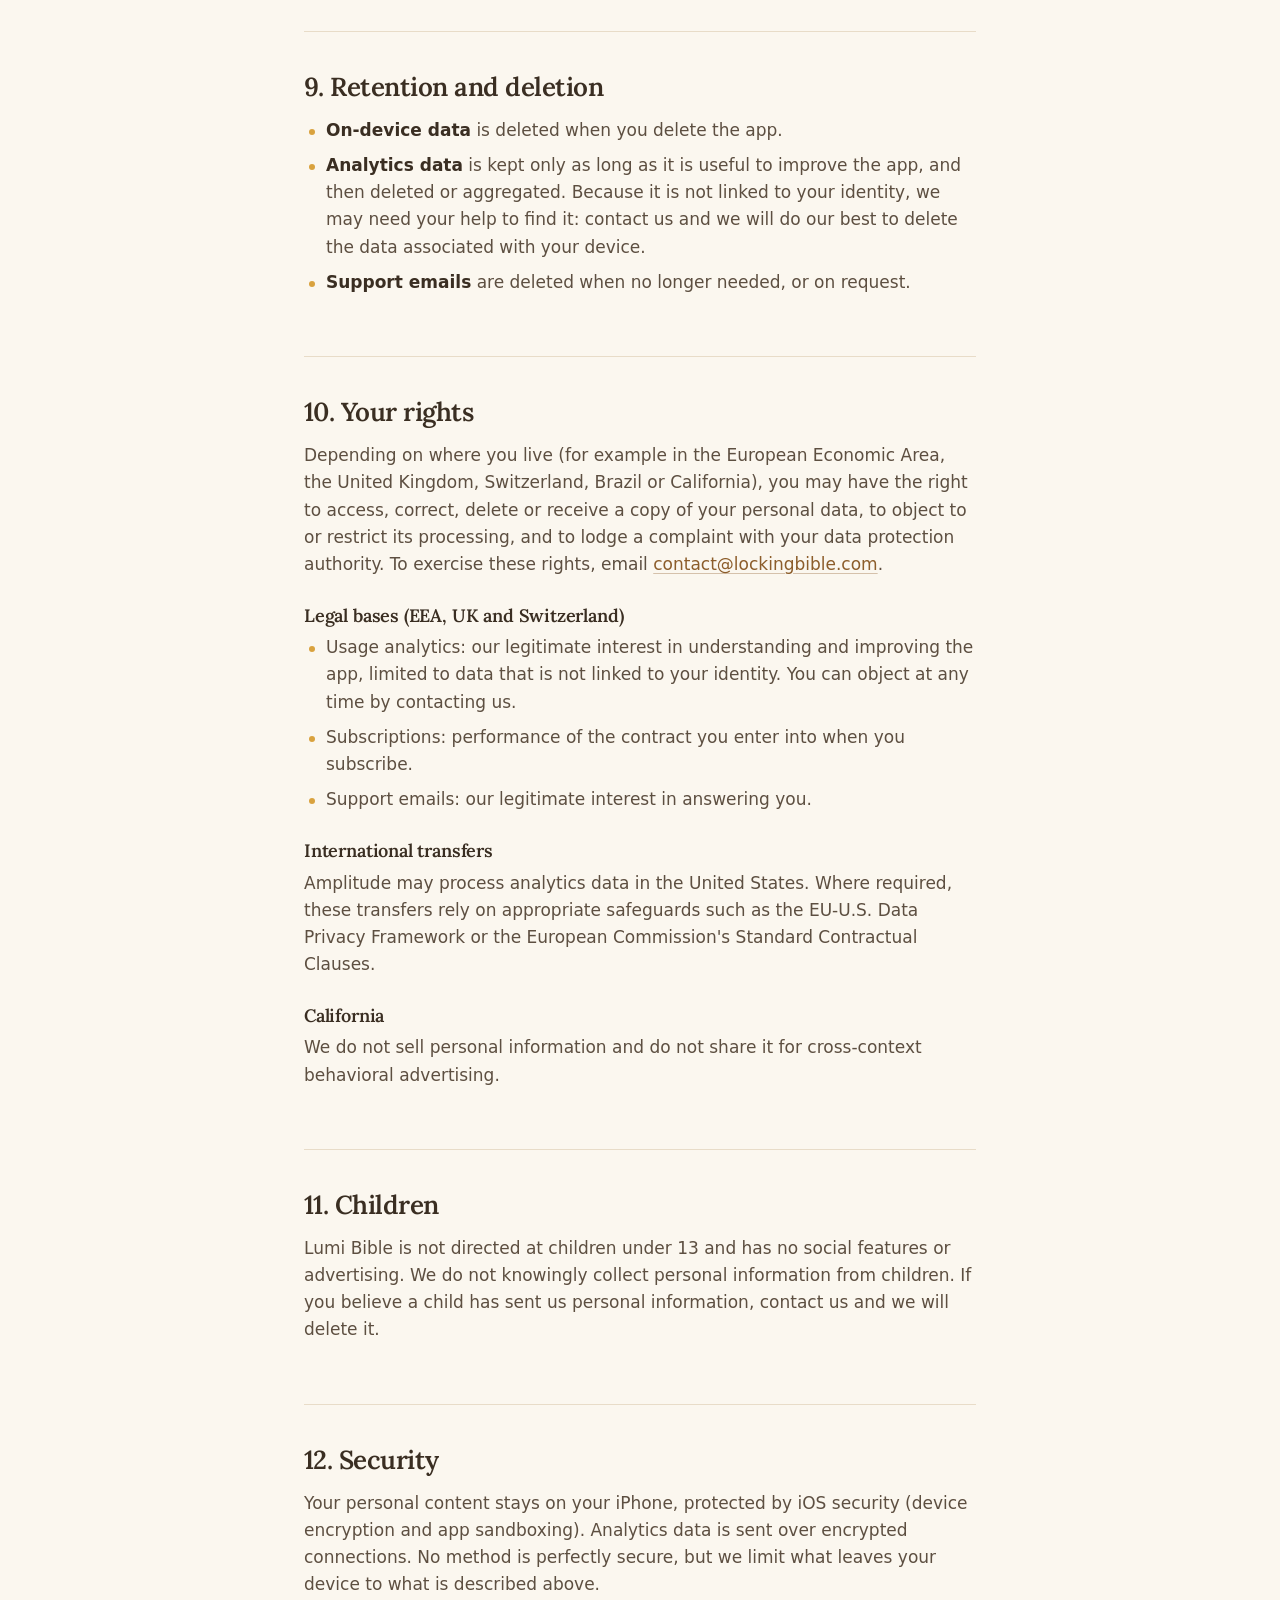
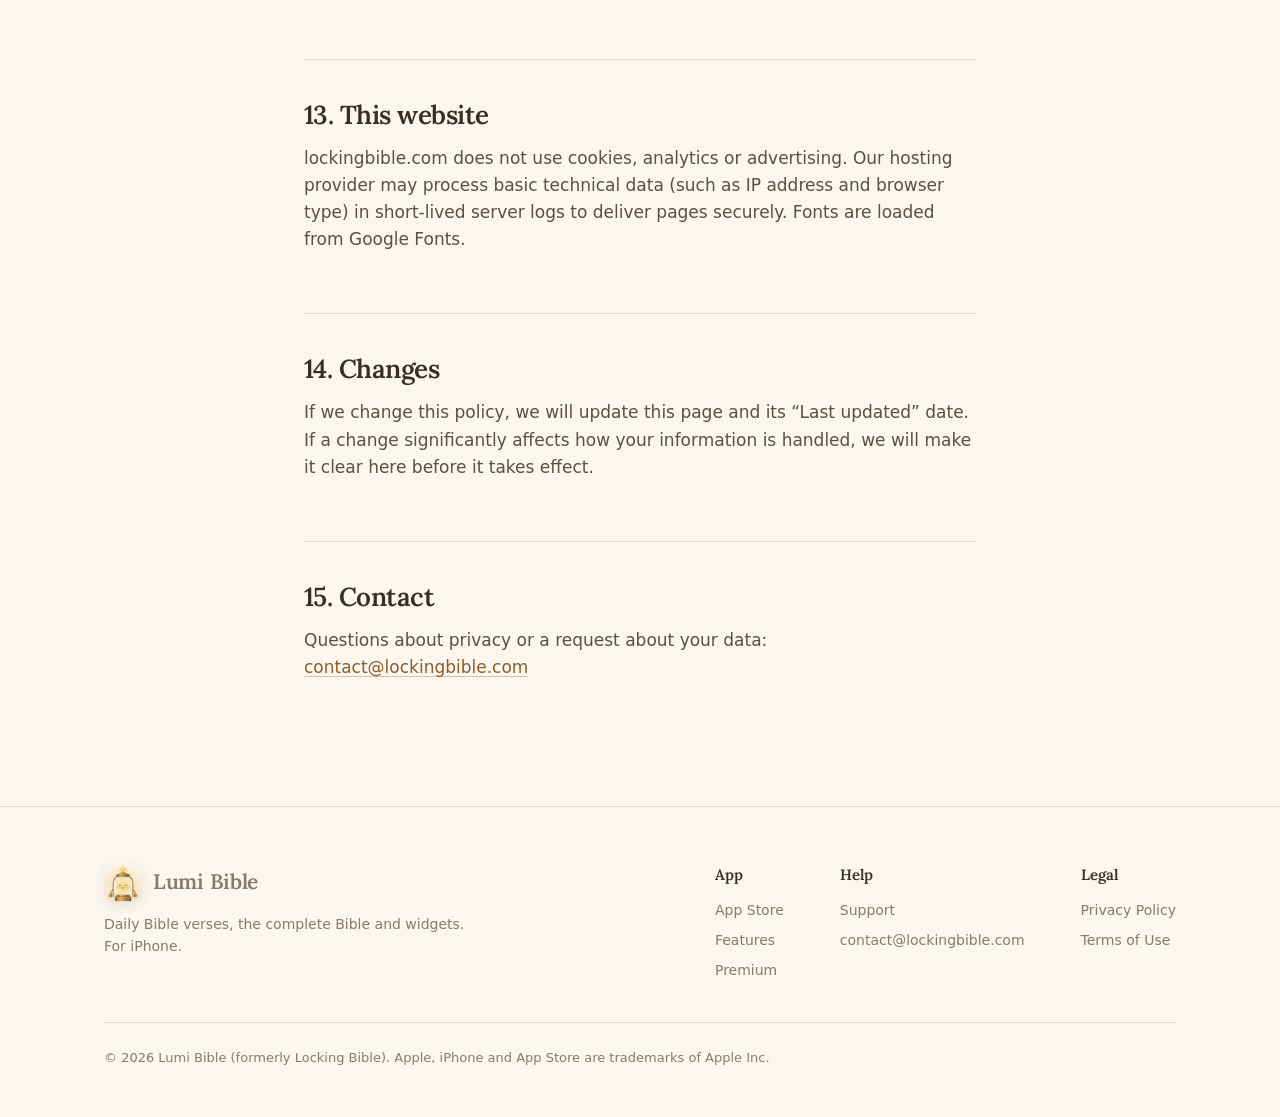
<file: privacy/index.html>
<!DOCTYPE html>
<html lang="en">
<head>
<meta charset="UTF-8">
<meta name="viewport" content="width=device-width, initial-scale=1.0">
<title>Privacy Policy — Lumi Bible</title>
<meta name="description" content="How Lumi Bible handles your information: no account, your Bible activity stays on your iPhone, and anonymous usage analytics to improve the app.">
<link rel="canonical" href="https://lockingbible.com/privacy/">
<meta name="theme-color" content="#FBF7EF">
<link rel="icon" type="image/png" sizes="96x96" href="/favicon.png">
<link rel="icon" href="/favicon.ico" sizes="any">
<link rel="apple-touch-icon" href="/apple-touch-icon.png">
<link rel="preconnect" href="https://fonts.googleapis.com">
<link rel="preconnect" href="https://fonts.gstatic.com" crossorigin>
<link href="https://fonts.googleapis.com/css2?family=Lora:ital,wght@0,400;0,500;0,600;0,700;1,400;1,500&display=swap" rel="stylesheet">
<link rel="stylesheet" href="/assets/site.css">
</head>
<body>

<header class="site-header">
  <div class="wrap nav">
    <a class="brand" href="/" aria-label="Lumi Bible home">
      <img src="/icon.png" alt="" width="38" height="38">
      <span>Lumi Bible</span>
    </a>
    <ul class="nav-links">
      <li class="hide-sm"><a href="/">Home</a></li>
      <li class="hide-sm"><a href="/support/">Support</a></li>
      <li><a class="btn small" href="https://apps.apple.com/app/id6809897876">Download</a></li>
    </ul>
  </div>
</header>

<main class="wrap narrow">
  <div class="doc-hero">
    <span class="eyebrow">Legal</span>
    <h1>Privacy Policy</h1>
    <p class="updated">Last updated: October 30, 2026 · Applies to Lumi Bible 2.0 and later</p>
  </div>

  <div class="summary">
    In short: Lumi Bible has no account and no login. Your first name, your answers, your likes, favorites, streak and reading stay on your iPhone.
    <ul>
      <li>To improve the app, we use Amplitude to measure how the app is used (for example, which onboarding step people reach). This data is not linked to your name or identity.</li>
      <li>We do not sell your data, show ads, or track you across other companies' apps and websites.</li>
      <li>Purchases are handled entirely by Apple.</li>
    </ul>
  </div>

  <article class="prose">

    <h2>1. Who we are</h2>
    <p>Lumi Bible (“the app”, “we”, “us”) is an iOS app that offers a feed of Bible verses, the complete Bible offline, and Home Screen and Lock Screen widgets. Lumi Bible was previously called Locking Bible. This website, lockingbible.com, is the app's official website.</p>
    <p>The app is published by Baptiste Guez, who is responsible for the processing described in this policy. You can reach us at <a href="mailto:contact@lockingbible.com">contact@lockingbible.com</a>.</p>

    <h2>2. What stays on your device</h2>
    <p>Lumi Bible works without an account. To give you a personal experience, the app keeps the following information <strong>only on your iPhone</strong>, in the app's private storage (shared with the Lumi Bible widgets through an App Group container on the same device):</p>
    <ul>
      <li>your first name, if you enter it during onboarding, used to greet you in the app;</li>
      <li>the answers you give during onboarding (for example your age range, your reading habits, your goals, your estimated screen time) and the reading plan built from them;</li>
      <li>the verses you like, your favorites, your streak, the days you opened a verse, your points and badges;</li>
      <li>your reading position in the Bible, text size and reading colors;</li>
      <li>your language, background, brightness, app icon, reminder and widget settings;</li>
      <li>whether you have an active Premium subscription, so the widgets can show the right content.</li>
    </ul>
    <p>This information is <strong>not sent to us</strong> or to anyone else, and we cannot see it. It is deleted when you delete the app. If your iPhone backups are enabled, it may be included in your own iCloud or computer backup, under Apple's control.</p>
    <p>The complete Bible, the verses and the widgets content are built into the app and work offline.</p>

    <h2>3. Usage analytics (Amplitude)</h2>
    <p>To understand how the app is used and make it better, Lumi Bible uses <strong>Amplitude</strong>, an analytics service provided by Amplitude, Inc. (United States). Analytics run in the app only; the widgets send nothing.</p>
    <h3>What is collected</h3>
    <table>
      <thead><tr><th>Data</th><th>Examples</th></tr></thead>
      <tbody>
        <tr><td>Product interaction</td><td>App opens and sessions, screens viewed, onboarding steps completed (step number and name), whether the onboarding ended with a subscription, when the subscription screen is closed without subscribing, and when a subscription or free trial starts (plan, price, currency, trial or not, where it started).</td></tr>
        <tr><td>Device identifier</td><td>A random identifier generated for analytics and Apple's identifier for vendor (IDFV), used to count unique devices. We do <strong>not</strong> use the advertising identifier (IDFA).</td></tr>
        <tr><td>Technical information</td><td>Device model, iOS version, app version, mobile carrier, language and region settings.</td></tr>
        <tr><td>Approximate location</td><td>Amplitude may derive an approximate location (country, region or city) from your IP address. Lumi Bible never accesses your precise location.</td></tr>
      </tbody>
    </table>
    <h3>What is never collected</h3>
    <p>Your first name, your onboarding answers, the verses you read, like or save, your favorites, and anything you share are <strong>never sent</strong> to Amplitude or to us.</p>
    <h3>How it is used</h3>
    <p>Analytics data is used only to measure and improve the app (for example, to see where people stop during onboarding). It is not linked to your identity, not used for advertising, not sold, and not combined with data from other companies for tracking.</p>
    <p>Amplitude processes this data on our behalf as a service provider, under its own security commitments. See <a href="https://amplitude.com/privacy" rel="noopener">Amplitude's privacy notice</a>.</p>

    <h2>4. Subscriptions and payments</h2>
    <p>Lumi Bible Premium is an auto-renewable subscription sold through Apple's App Store (StoreKit).</p>
    <ul>
      <li>Payments and billing are handled entirely by Apple. We never see or store your card or banking details, your Apple Account email or your name.</li>
      <li>The app checks with Apple, on your device, whether your subscription is active.</li>
      <li>When a subscription or free trial starts, the analytics event described in section 3 records the plan and price, without any payment details.</li>
    </ul>
    <p>Apple processes your purchase information under <a href="https://www.apple.com/legal/privacy/" rel="noopener">Apple's Privacy Policy</a>. You can manage or cancel your subscription in your App Store account settings.</p>

    <h2>5. Permissions</h2>
    <p>Lumi Bible only asks for permissions when a feature needs them. You can change them anytime in iOS Settings.</p>
    <ul>
      <li><strong>Notifications</strong> (optional): verse reminders at the times you choose, and a reminder one day before a free trial ends. They are scheduled and delivered on your iPhone by iOS; there is no push server.</li>
      <li><strong>Add to Photos</strong> (optional): only to save the image of a verse you choose to share. The app cannot read your photo library.</li>
    </ul>
    <p>Lumi Bible does not access your contacts, camera, microphone, health data or precise location.</p>
    <p>The app may also show Apple's standard rating prompt. Ratings are handled by Apple and we do not receive your identity.</p>

    <h2>6. Screen Time (previous versions)</h2>
    <p>Earlier versions of the app, published as Locking Bible, used Apple's Screen Time technology to pause selected apps. <strong>This feature has been removed in Lumi Bible 2.0.</strong> The app no longer requests or uses Screen Time access (Family Controls, Managed Settings, Device Activity), and never uploaded your app selections.</p>

    <h2>7. Sharing</h2>
    <p>We do not sell or rent personal information, and we do not share it for advertising. Information is only handled by:</p>
    <ul>
      <li><strong>Amplitude</strong>, for the analytics described in section 3;</li>
      <li><strong>Apple</strong>, for purchases, notifications, widgets and system features, under Apple's own policies;</li>
      <li>authorities, if required by law.</li>
    </ul>
    <p>Lumi Bible does not contain advertising and does not track you across apps or websites owned by other companies, as defined by Apple's App Tracking Transparency.</p>

    <h2>8. Contacting us</h2>
    <p>If you email <a href="mailto:contact@lockingbible.com">contact@lockingbible.com</a>, we receive your email address and what you choose to write. We use it only to answer you and keep a record of the conversation as long as reasonably necessary.</p>

    <h2>9. Retention and deletion</h2>
    <ul>
      <li><strong>On-device data</strong> is deleted when you delete the app.</li>
      <li><strong>Analytics data</strong> is kept only as long as it is useful to improve the app, and then deleted or aggregated. Because it is not linked to your identity, we may need your help to find it: contact us and we will do our best to delete the data associated with your device.</li>
      <li><strong>Support emails</strong> are deleted when no longer needed, or on request.</li>
    </ul>

    <h2>10. Your rights</h2>
    <p>Depending on where you live (for example in the European Economic Area, the United Kingdom, Switzerland, Brazil or California), you may have the right to access, correct, delete or receive a copy of your personal data, to object to or restrict its processing, and to lodge a complaint with your data protection authority. To exercise these rights, email <a href="mailto:contact@lockingbible.com">contact@lockingbible.com</a>.</p>
    <h3>Legal bases (EEA, UK and Switzerland)</h3>
    <ul>
      <li>Usage analytics: our legitimate interest in understanding and improving the app, limited to data that is not linked to your identity. You can object at any time by contacting us.</li>
      <li>Subscriptions: performance of the contract you enter into when you subscribe.</li>
      <li>Support emails: our legitimate interest in answering you.</li>
    </ul>
    <h3>International transfers</h3>
    <p>Amplitude may process analytics data in the United States. Where required, these transfers rely on appropriate safeguards such as the EU-U.S. Data Privacy Framework or the European Commission's Standard Contractual Clauses.</p>
    <h3>California</h3>
    <p>We do not sell personal information and do not share it for cross-context behavioral advertising.</p>

    <h2>11. Children</h2>
    <p>Lumi Bible is not directed at children under 13 and has no social features or advertising. We do not knowingly collect personal information from children. If you believe a child has sent us personal information, contact us and we will delete it.</p>

    <h2>12. Security</h2>
    <p>Your personal content stays on your iPhone, protected by iOS security (device encryption and app sandboxing). Analytics data is sent over encrypted connections. No method is perfectly secure, but we limit what leaves your device to what is described above.</p>

    <h2>13. This website</h2>
    <p>lockingbible.com does not use cookies, analytics or advertising. Our hosting provider may process basic technical data (such as IP address and browser type) in short-lived server logs to deliver pages securely. Fonts are loaded from Google Fonts.</p>

    <h2>14. Changes</h2>
    <p>If we change this policy, we will update this page and its “Last updated” date. If a change significantly affects how your information is handled, we will make it clear here before it takes effect.</p>

    <h2>15. Contact</h2>
    <p>Questions about privacy or a request about your data: <a href="mailto:contact@lockingbible.com">contact@lockingbible.com</a></p>
  </article>
</main>

<footer class="site-footer">
  <div class="wrap">
    <div class="footer-grid">
      <div>
        <a class="brand" href="/"><img src="/icon.png" alt="" width="38" height="38"><span>Lumi Bible</span></a>
        <p>Daily Bible verses, the complete Bible and widgets.<br>For iPhone.</p>
      </div>
      <nav aria-label="Footer">
        <div>
          <h4>App</h4>
          <ul>
            <li><a href="https://apps.apple.com/app/id6809897876">App Store</a></li>
            <li><a href="/#feed">Features</a></li>
            <li><a href="/#premium">Premium</a></li>
          </ul>
        </div>
        <div>
          <h4>Help</h4>
          <ul>
            <li><a href="/support/">Support</a></li>
            <li><a href="mailto:contact@lockingbible.com">contact@lockingbible.com</a></li>
          </ul>
        </div>
        <div>
          <h4>Legal</h4>
          <ul>
            <li><a href="/privacy/" aria-current="page">Privacy Policy</a></li>
            <li><a href="/terms/">Terms of Use</a></li>
          </ul>
        </div>
      </nav>
    </div>
    <p class="footer-note">© 2026 Lumi Bible (formerly Locking Bible). Apple, iPhone and App Store are trademarks of Apple Inc.</p>
  </div>
</footer>

<script src="/assets/site.js" defer></script>
</body>
</html>
</file>
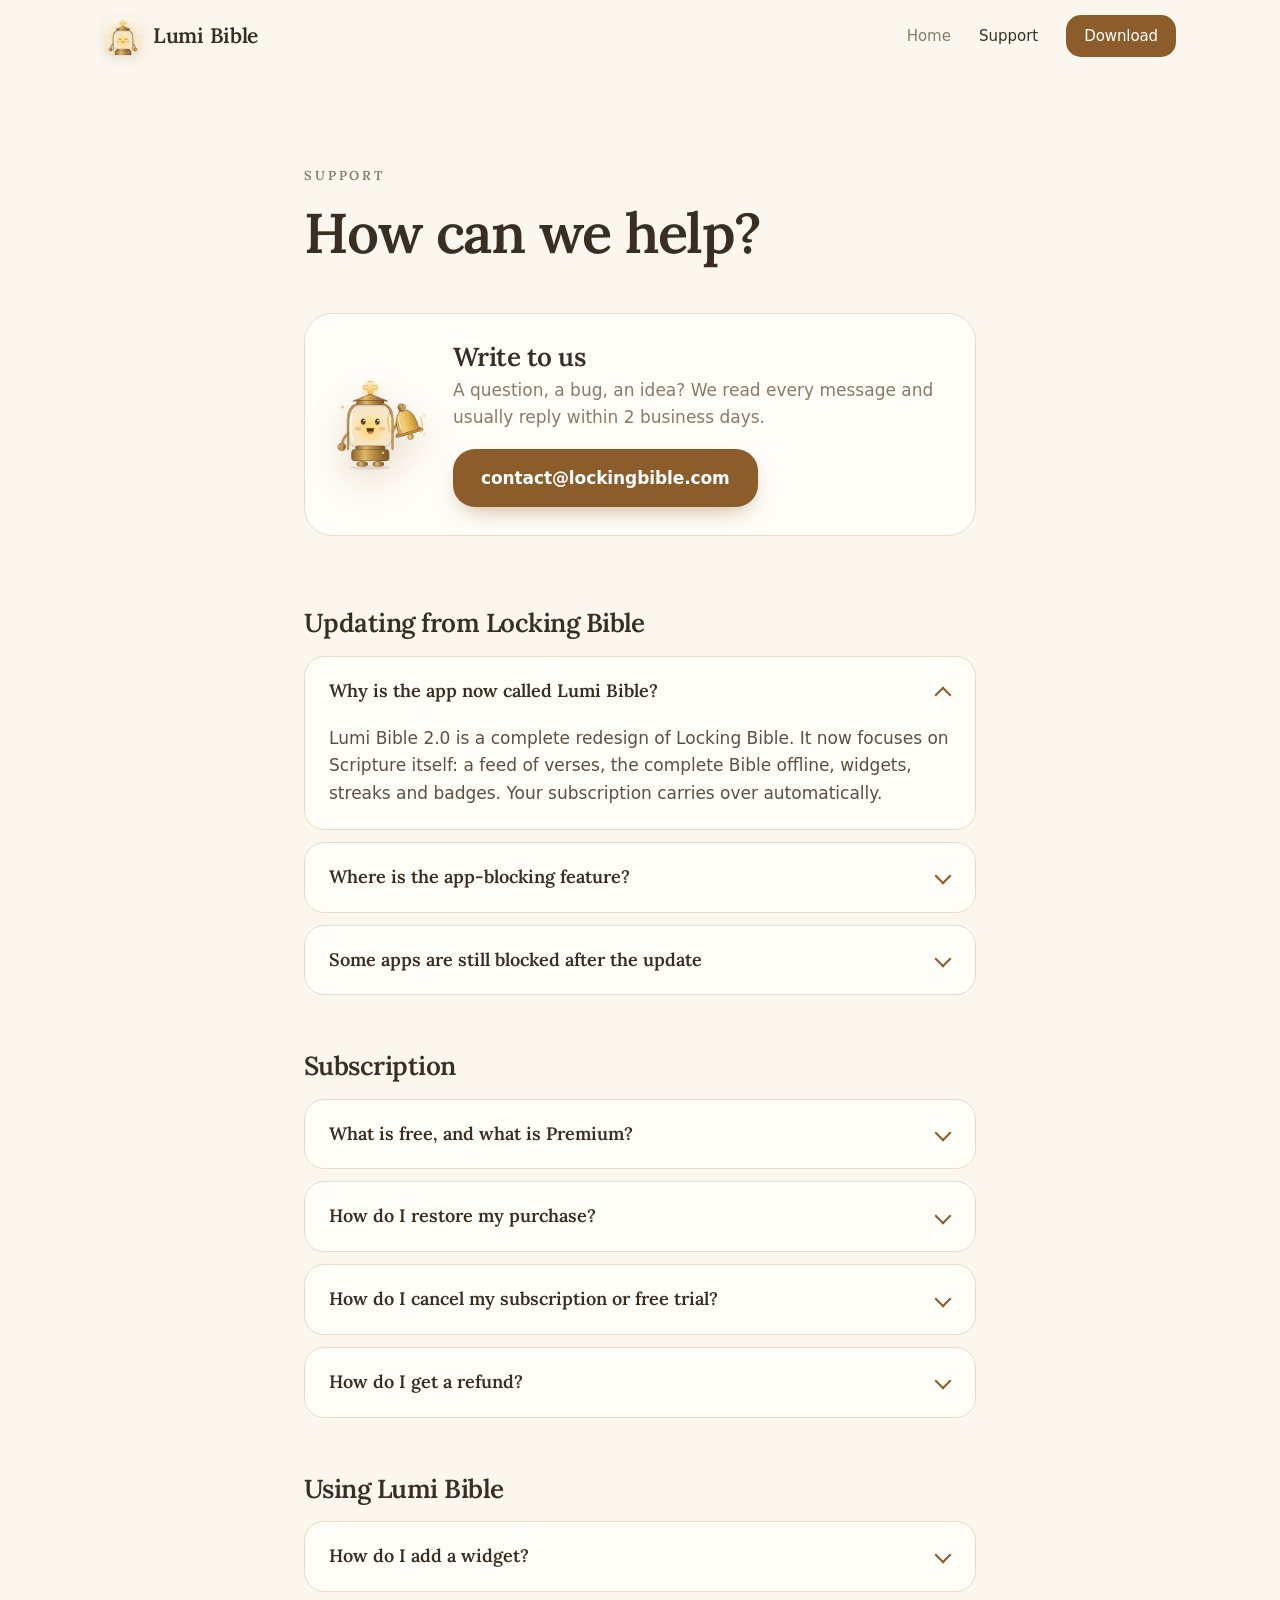
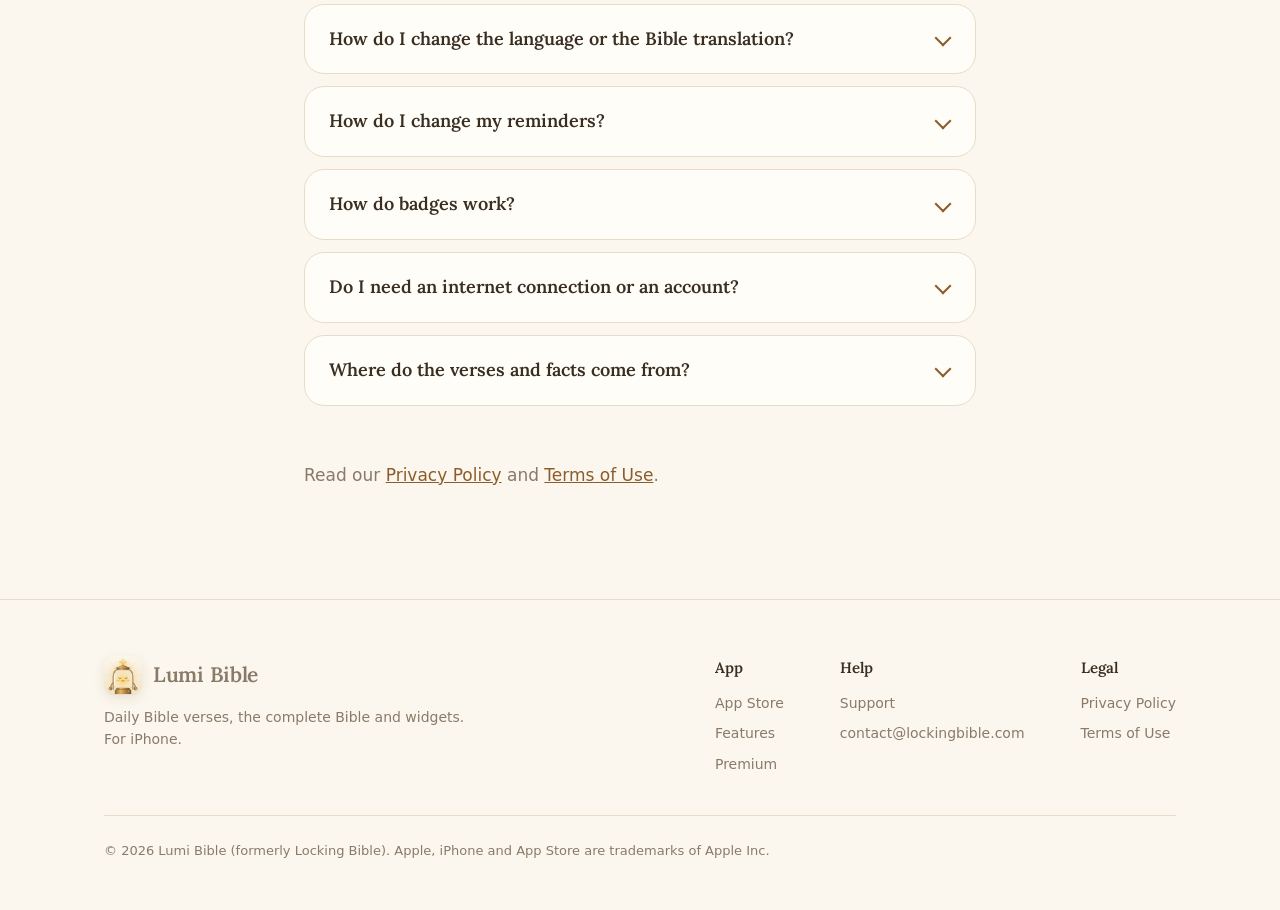
<file: support/index.html>
<!DOCTYPE html>
<html lang="en">
<head>
<meta charset="UTF-8">
<meta name="viewport" content="width=device-width, initial-scale=1.0">
<title>Support — Lumi Bible</title>
<meta name="description" content="Help with Lumi Bible: subscriptions, restoring purchases, widgets, languages, reminders, and updating from Locking Bible. Contact us at contact@lockingbible.com.">
<link rel="canonical" href="https://lockingbible.com/support/">
<meta name="theme-color" content="#FBF7EF">
<link rel="icon" type="image/png" sizes="96x96" href="/favicon.png">
<link rel="icon" href="/favicon.ico" sizes="any">
<link rel="apple-touch-icon" href="/apple-touch-icon.png">
<link rel="preconnect" href="https://fonts.googleapis.com">
<link rel="preconnect" href="https://fonts.gstatic.com" crossorigin>
<link href="https://fonts.googleapis.com/css2?family=Lora:ital,wght@0,400;0,500;0,600;0,700;1,400;1,500&display=swap" rel="stylesheet">
<link rel="stylesheet" href="/assets/site.css">
<style>
  .contact{ display:flex; gap:24px; align-items:center; margin:8px 0 72px; }
  .contact img{ width:96px; flex:none; filter:drop-shadow(0 14px 18px rgba(140,93,43,.22)); }
  .contact h2{ font-size:26px; }
  .contact p{ color:var(--ink-soft); margin:6px 0 18px; }
  .faq-group{ margin-bottom:56px; }
  .faq-group > h2{ font-size:26px; margin-bottom:18px; }
  @media (max-width:560px){ .contact{ flex-direction:column; text-align:center; } }
</style>
</head>
<body>

<header class="site-header">
  <div class="wrap nav">
    <a class="brand" href="/" aria-label="Lumi Bible home">
      <img src="/icon.png" alt="" width="38" height="38">
      <span>Lumi Bible</span>
    </a>
    <ul class="nav-links">
      <li class="hide-sm"><a href="/">Home</a></li>
      <li class="hide-sm"><a href="/support/" aria-current="page">Support</a></li>
      <li><a class="btn small" href="https://apps.apple.com/app/id6809897876">Download</a></li>
    </ul>
  </div>
</header>

<main class="wrap narrow" style="padding-bottom:110px">
  <div class="doc-hero">
    <span class="eyebrow">Support</span>
    <h1>How can we help?</h1>
  </div>

  <div class="card contact">
    <img src="/assets/lumi/cloche.png" alt="" width="503" height="520">
    <div>
      <h2>Write to us</h2>
      <p>A question, a bug, an idea? We read every message and usually reply within 2 business days.</p>
      <a class="btn" href="mailto:contact@lockingbible.com?subject=Lumi%20Bible%20support">contact@lockingbible.com</a>
    </div>
  </div>

  <div class="faq-group">
    <h2>Updating from Locking Bible</h2>
    <div class="faq">
      <details open>
        <summary>Why is the app now called Lumi Bible?</summary>
        <div><p>Lumi Bible 2.0 is a complete redesign of Locking Bible. It now focuses on Scripture itself: a feed of verses, the complete Bible offline, widgets, streaks and badges. Your subscription carries over automatically.</p></div>
      </details>
      <details>
        <summary>Where is the app-blocking feature?</summary>
        <div><p>Pausing other apps with Screen Time has been removed in version 2.0. Lumi Bible no longer asks for Screen Time access.</p></div>
      </details>
      <details>
        <summary>Some apps are still blocked after the update</summary>
        <div>
          <p>If protection was on when you updated, iOS may keep the old block in place. To remove it, open <strong>Settings → Screen Time</strong>, find Lumi Bible (or Locking Bible) in the list of apps with Screen Time access and turn it off.</p>
          <p>You can also delete Lumi Bible and reinstall it from the App Store. Your subscription is linked to your Apple Account and can be restored for free. If anything stays blocked, write to us and we'll help.</p>
        </div>
      </details>
    </div>
  </div>

  <div class="faq-group">
    <h2>Subscription</h2>
    <div class="faq">
      <details>
        <summary>What is free, and what is Premium?</summary>
        <div><p><strong>Free:</strong> the complete Bible, 15 new verses a day in the feed, every widget, streaks, badges and reminders, and the background and icon you choose during setup.</p><p><strong>Premium:</strong> unlimited verses, Words of Jesus, Did you know?, all 24 backgrounds with brightness control, and all 10 app icons.</p></div>
      </details>
      <details>
        <summary>How do I restore my purchase?</summary>
        <div><p>Open Lumi Bible, tap the profile icon (top right), then <strong>Restore purchases</strong> in the Settings section. Make sure you're signed in with the Apple Account you used to subscribe.</p></div>
      </details>
      <details>
        <summary>How do I cancel my subscription or free trial?</summary>
        <div><p>Subscriptions are managed by Apple. On your iPhone, open <strong>Settings → [your name] → Subscriptions → Lumi Bible</strong>, then tap <strong>Cancel Subscription</strong>. Cancel at least 24 hours before the end of the current period (or trial) to avoid being charged for the next one.</p></div>
      </details>
      <details>
        <summary>How do I get a refund?</summary>
        <div><p>Refunds are handled by Apple. Request one at <a href="https://reportaproblem.apple.com" rel="noopener">reportaproblem.apple.com</a>.</p></div>
      </details>
    </div>
  </div>

  <div class="faq-group">
    <h2>Using Lumi Bible</h2>
    <div class="faq">
      <details>
        <summary>How do I add a widget?</summary>
        <div><p>Touch and hold an empty area of your Home Screen, tap <strong>Edit → Add Widget</strong>, then search for Lumi Bible. Choose Bible Verse, Verse of the Day or My Streak, and a size. To pick the category of the Bible Verse widget, touch and hold it, then tap <strong>Edit Widget</strong>. For the Lock Screen, touch and hold the Lock Screen, tap <strong>Customize</strong>, then add widgets under the clock.</p></div>
      </details>
      <details>
        <summary>How do I change the language or the Bible translation?</summary>
        <div><p>Tap the profile icon (top right), then <strong>Language</strong>. Each language comes with its own translation: King James Version (English), Louis Segond 1910 (French), Reina-Valera 1909 (Spanish) and Bíblia Livre (Brazilian Portuguese). “Automatic” follows your iPhone's language.</p></div>
      </details>
      <details>
        <summary>How do I change my reminders?</summary>
        <div><p>Tap the profile icon (top right), then <strong>Notifications</strong>, and choose 1, 3 or 5 reminders a day and their times. If notifications were turned off, enable them in iOS <strong>Settings → Notifications → Lumi Bible</strong>.</p></div>
      </details>
      <details>
        <summary>How do badges work?</summary>
        <div><p>Every verse you like or save to favorites earns 1 point. Points take you through eight levels, from Beginner to Theologian. Your streak counts the days in a row you open a verse.</p></div>
      </details>
      <details>
        <summary>Do I need an internet connection or an account?</summary>
        <div><p>No. The Bible, the verses and the widgets work offline, and there is no account to create. Your likes, favorites and progress are stored on your iPhone, so they are not transferred if you delete the app or change phones.</p></div>
      </details>
      <details>
        <summary>Where do the verses and facts come from?</summary>
        <div><p>Verses come from public-domain Bible translations, and from the Bíblia Livre (CC BY 4.0) in Portuguese. Short verses in the feed and widgets may be exact excerpts of a longer verse; tap the reference to read it in full. The “Did you know?” facts are written for the app and checked against Scripture.</p></div>
      </details>
    </div>
  </div>

  <p style="color:var(--ink-soft)">Read our <a href="/privacy/" style="color:var(--brown)">Privacy Policy</a> and <a href="/terms/" style="color:var(--brown)">Terms of Use</a>.</p>
</main>

<footer class="site-footer">
  <div class="wrap">
    <div class="footer-grid">
      <div>
        <a class="brand" href="/"><img src="/icon.png" alt="" width="38" height="38"><span>Lumi Bible</span></a>
        <p>Daily Bible verses, the complete Bible and widgets.<br>For iPhone.</p>
      </div>
      <nav aria-label="Footer">
        <div>
          <h4>App</h4>
          <ul>
            <li><a href="https://apps.apple.com/app/id6809897876">App Store</a></li>
            <li><a href="/#feed">Features</a></li>
            <li><a href="/#premium">Premium</a></li>
          </ul>
        </div>
        <div>
          <h4>Help</h4>
          <ul>
            <li><a href="/support/" aria-current="page">Support</a></li>
            <li><a href="mailto:contact@lockingbible.com">contact@lockingbible.com</a></li>
          </ul>
        </div>
        <div>
          <h4>Legal</h4>
          <ul>
            <li><a href="/privacy/">Privacy Policy</a></li>
            <li><a href="/terms/">Terms of Use</a></li>
          </ul>
        </div>
      </nav>
    </div>
    <p class="footer-note">© 2026 Lumi Bible (formerly Locking Bible). Apple, iPhone and App Store are trademarks of Apple Inc.</p>
  </div>
</footer>

<script src="/assets/site.js" defer></script>
</body>
</html>
</file>
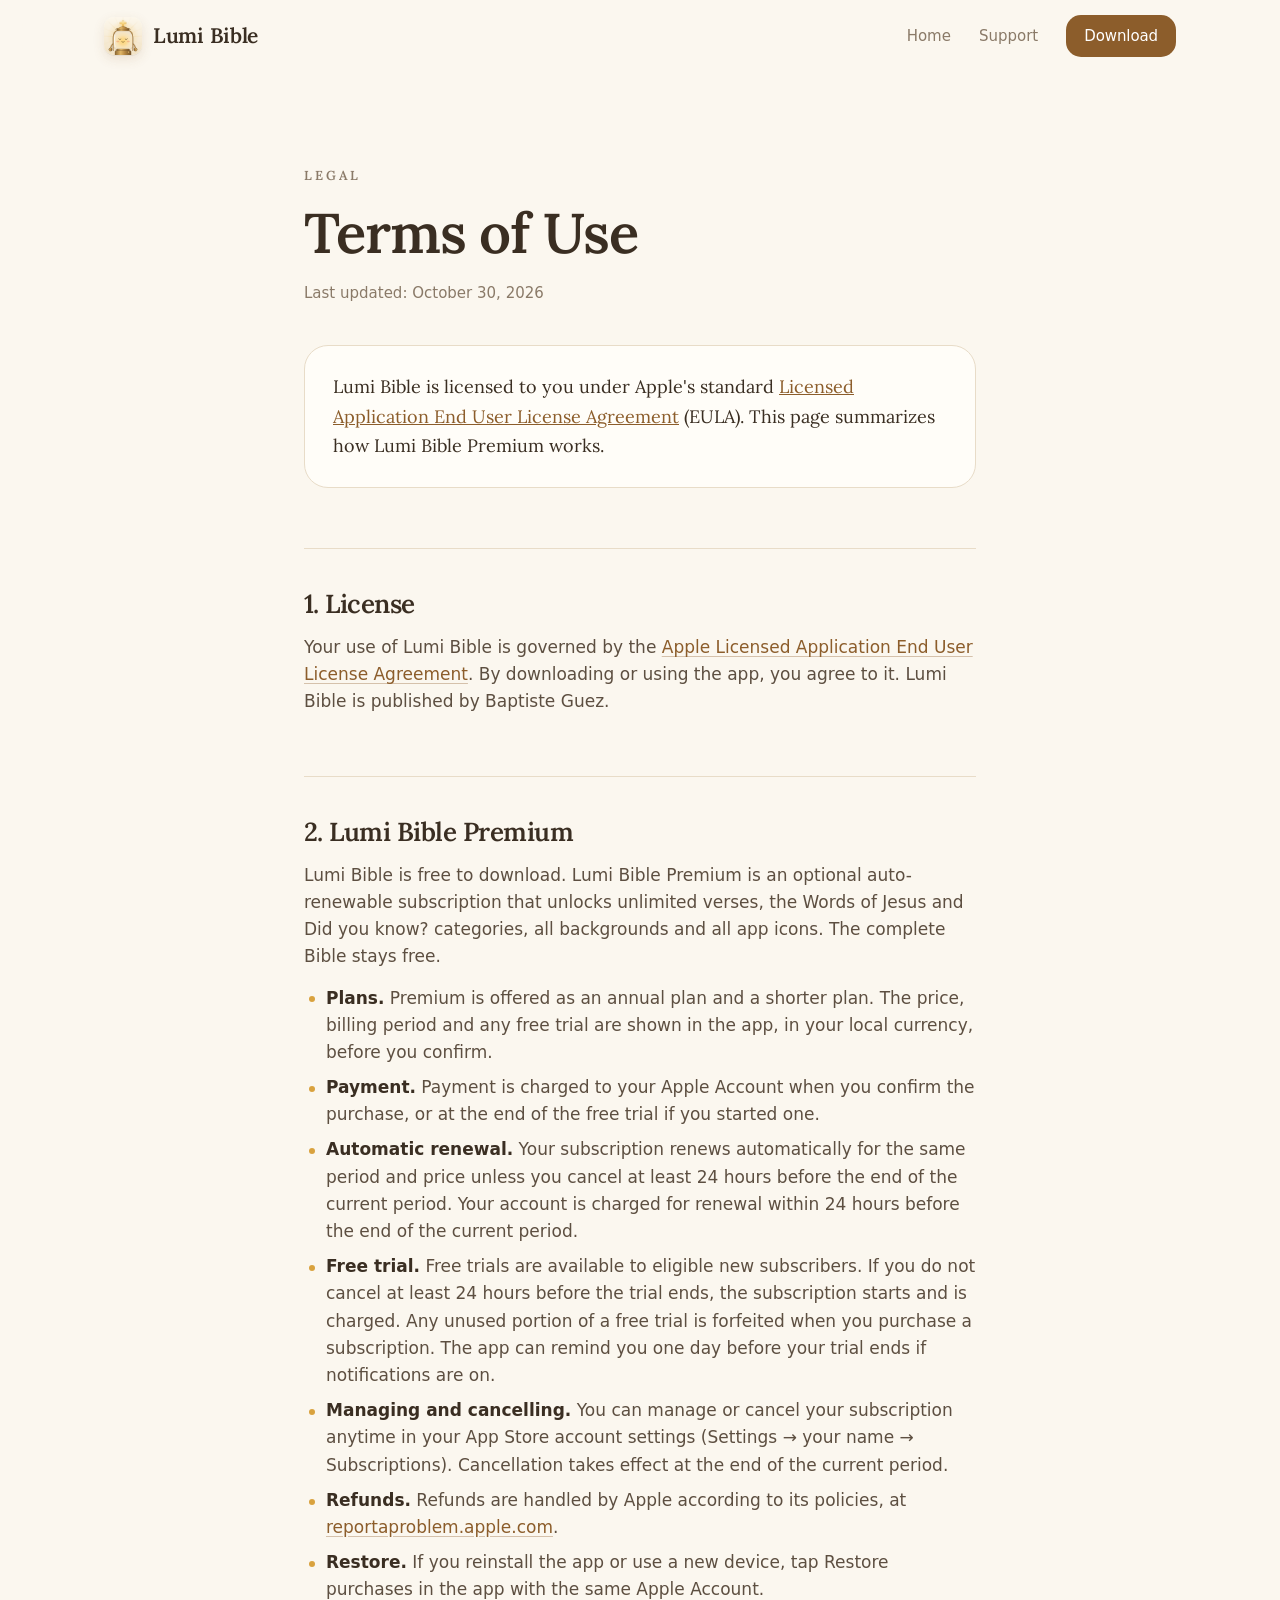
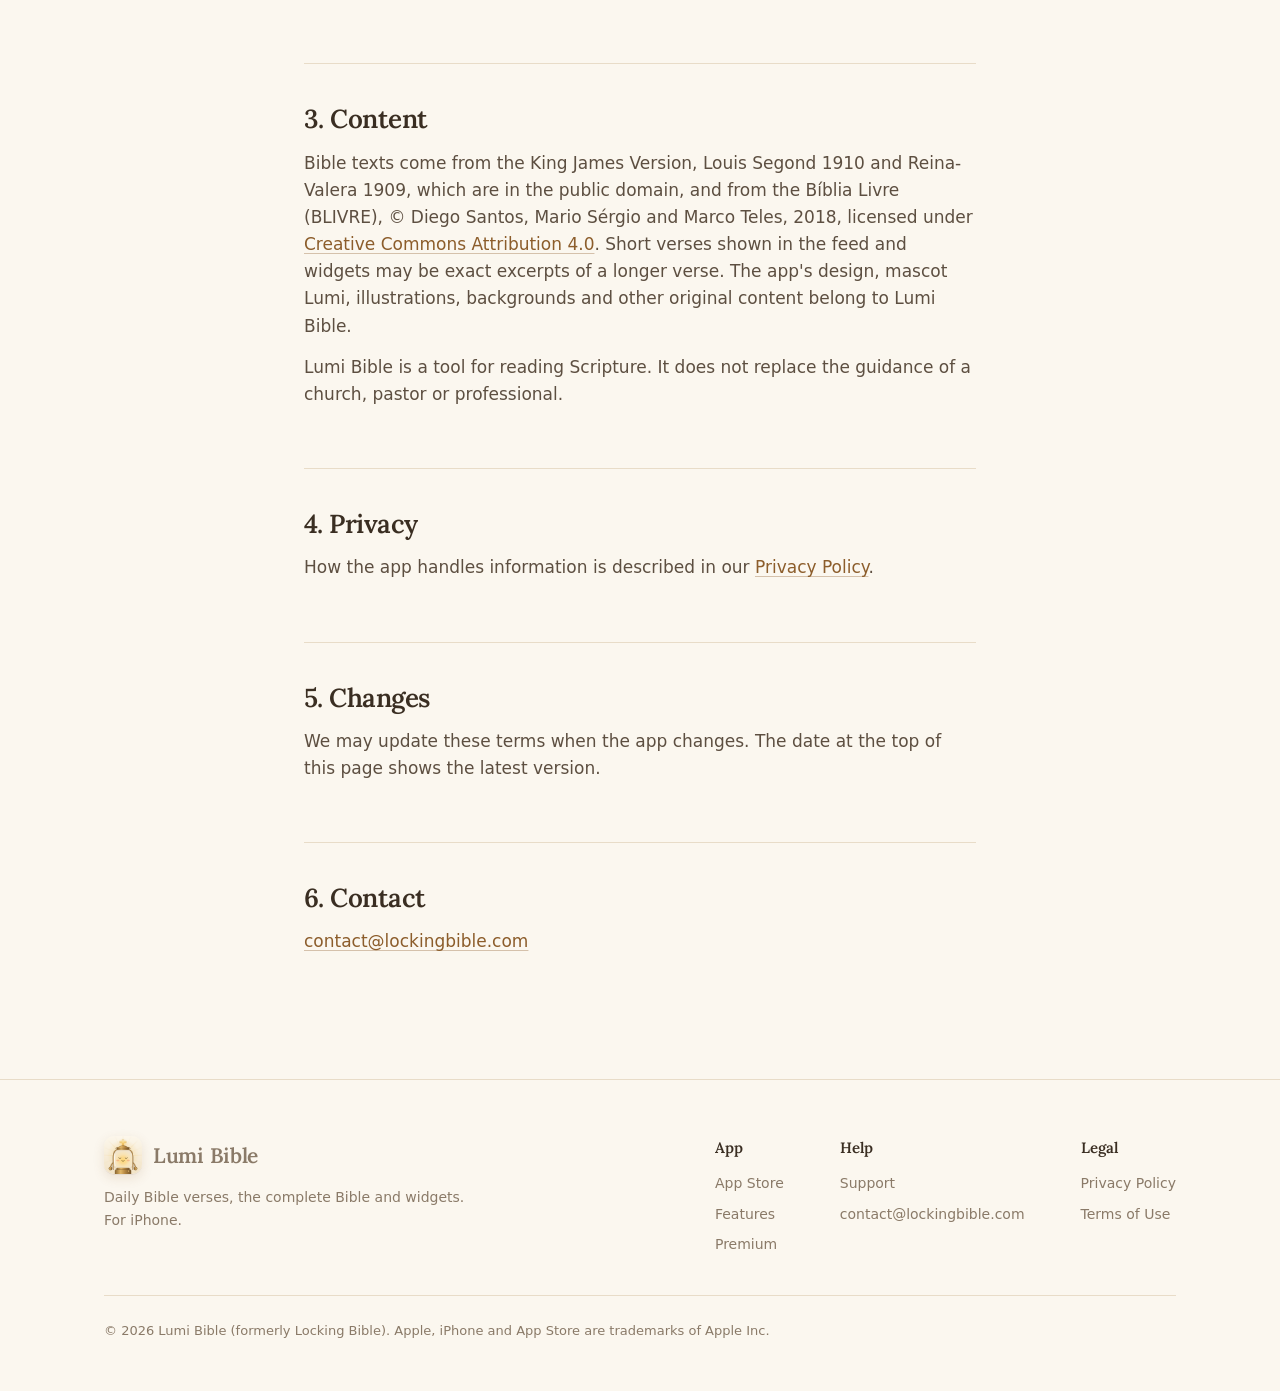
<file: terms/index.html>
<!DOCTYPE html>
<html lang="en">
<head>
<meta charset="UTF-8">
<meta name="viewport" content="width=device-width, initial-scale=1.0">
<title>Terms of Use — Lumi Bible</title>
<meta name="description" content="Terms of Use for Lumi Bible, including the Apple standard license agreement and how Lumi Bible Premium subscriptions work.">
<link rel="canonical" href="https://lockingbible.com/terms/">
<meta name="theme-color" content="#FBF7EF">
<link rel="icon" type="image/png" sizes="96x96" href="/favicon.png">
<link rel="icon" href="/favicon.ico" sizes="any">
<link rel="apple-touch-icon" href="/apple-touch-icon.png">
<link rel="preconnect" href="https://fonts.googleapis.com">
<link rel="preconnect" href="https://fonts.gstatic.com" crossorigin>
<link href="https://fonts.googleapis.com/css2?family=Lora:ital,wght@0,400;0,500;0,600;0,700;1,400;1,500&display=swap" rel="stylesheet">
<link rel="stylesheet" href="/assets/site.css">
</head>
<body>

<header class="site-header">
  <div class="wrap nav">
    <a class="brand" href="/" aria-label="Lumi Bible home">
      <img src="/icon.png" alt="" width="38" height="38">
      <span>Lumi Bible</span>
    </a>
    <ul class="nav-links">
      <li class="hide-sm"><a href="/">Home</a></li>
      <li class="hide-sm"><a href="/support/">Support</a></li>
      <li><a class="btn small" href="https://apps.apple.com/app/id6809897876">Download</a></li>
    </ul>
  </div>
</header>

<main class="wrap narrow">
  <div class="doc-hero">
    <span class="eyebrow">Legal</span>
    <h1>Terms of Use</h1>
    <p class="updated">Last updated: October 30, 2026</p>
  </div>

  <div class="summary">
    Lumi Bible is licensed to you under Apple's standard <a href="https://www.apple.com/legal/internet-services/itunes/dev/stdeula/" rel="noopener" style="color:var(--brown)">Licensed Application End User License Agreement</a> (EULA). This page summarizes how Lumi Bible Premium works.
  </div>

  <article class="prose">

    <h2>1. License</h2>
    <p>Your use of Lumi Bible is governed by the <a href="https://www.apple.com/legal/internet-services/itunes/dev/stdeula/" rel="noopener">Apple Licensed Application End User License Agreement</a>. By downloading or using the app, you agree to it. Lumi Bible is published by Baptiste Guez.</p>

    <h2>2. Lumi Bible Premium</h2>
    <p>Lumi Bible is free to download. Lumi Bible Premium is an optional auto-renewable subscription that unlocks unlimited verses, the Words of Jesus and Did you know? categories, all backgrounds and all app icons. The complete Bible stays free.</p>
    <ul>
      <li><strong>Plans.</strong> Premium is offered as an annual plan and a shorter plan. The price, billing period and any free trial are shown in the app, in your local currency, before you confirm.</li>
      <li><strong>Payment.</strong> Payment is charged to your Apple Account when you confirm the purchase, or at the end of the free trial if you started one.</li>
      <li><strong>Automatic renewal.</strong> Your subscription renews automatically for the same period and price unless you cancel at least 24 hours before the end of the current period. Your account is charged for renewal within 24 hours before the end of the current period.</li>
      <li><strong>Free trial.</strong> Free trials are available to eligible new subscribers. If you do not cancel at least 24 hours before the trial ends, the subscription starts and is charged. Any unused portion of a free trial is forfeited when you purchase a subscription. The app can remind you one day before your trial ends if notifications are on.</li>
      <li><strong>Managing and cancelling.</strong> You can manage or cancel your subscription anytime in your App Store account settings (Settings → your name → Subscriptions). Cancellation takes effect at the end of the current period.</li>
      <li><strong>Refunds.</strong> Refunds are handled by Apple according to its policies, at <a href="https://reportaproblem.apple.com" rel="noopener">reportaproblem.apple.com</a>.</li>
      <li><strong>Restore.</strong> If you reinstall the app or use a new device, tap Restore purchases in the app with the same Apple Account.</li>
    </ul>

    <h2>3. Content</h2>
    <p>Bible texts come from the King James Version, Louis Segond 1910 and Reina-Valera 1909, which are in the public domain, and from the Bíblia Livre (BLIVRE), © Diego Santos, Mario Sérgio and Marco Teles, 2018, licensed under <a href="https://creativecommons.org/licenses/by/4.0/" rel="noopener">Creative Commons Attribution 4.0</a>. Short verses shown in the feed and widgets may be exact excerpts of a longer verse. The app's design, mascot Lumi, illustrations, backgrounds and other original content belong to Lumi Bible.</p>
    <p>Lumi Bible is a tool for reading Scripture. It does not replace the guidance of a church, pastor or professional.</p>

    <h2>4. Privacy</h2>
    <p>How the app handles information is described in our <a href="/privacy/">Privacy Policy</a>.</p>

    <h2>5. Changes</h2>
    <p>We may update these terms when the app changes. The date at the top of this page shows the latest version.</p>

    <h2>6. Contact</h2>
    <p><a href="mailto:contact@lockingbible.com">contact@lockingbible.com</a></p>
  </article>
</main>

<footer class="site-footer">
  <div class="wrap">
    <div class="footer-grid">
      <div>
        <a class="brand" href="/"><img src="/icon.png" alt="" width="38" height="38"><span>Lumi Bible</span></a>
        <p>Daily Bible verses, the complete Bible and widgets.<br>For iPhone.</p>
      </div>
      <nav aria-label="Footer">
        <div>
          <h4>App</h4>
          <ul>
            <li><a href="https://apps.apple.com/app/id6809897876">App Store</a></li>
            <li><a href="/#feed">Features</a></li>
            <li><a href="/#premium">Premium</a></li>
          </ul>
        </div>
        <div>
          <h4>Help</h4>
          <ul>
            <li><a href="/support/">Support</a></li>
            <li><a href="mailto:contact@lockingbible.com">contact@lockingbible.com</a></li>
          </ul>
        </div>
        <div>
          <h4>Legal</h4>
          <ul>
            <li><a href="/privacy/">Privacy Policy</a></li>
            <li><a href="/terms/" aria-current="page">Terms of Use</a></li>
          </ul>
        </div>
      </nav>
    </div>
    <p class="footer-note">© 2026 Lumi Bible (formerly Locking Bible). Apple, iPhone and App Store are trademarks of Apple Inc.</p>
  </div>
</footer>

<script src="/assets/site.js" defer></script>
</body>
</html>
</file>
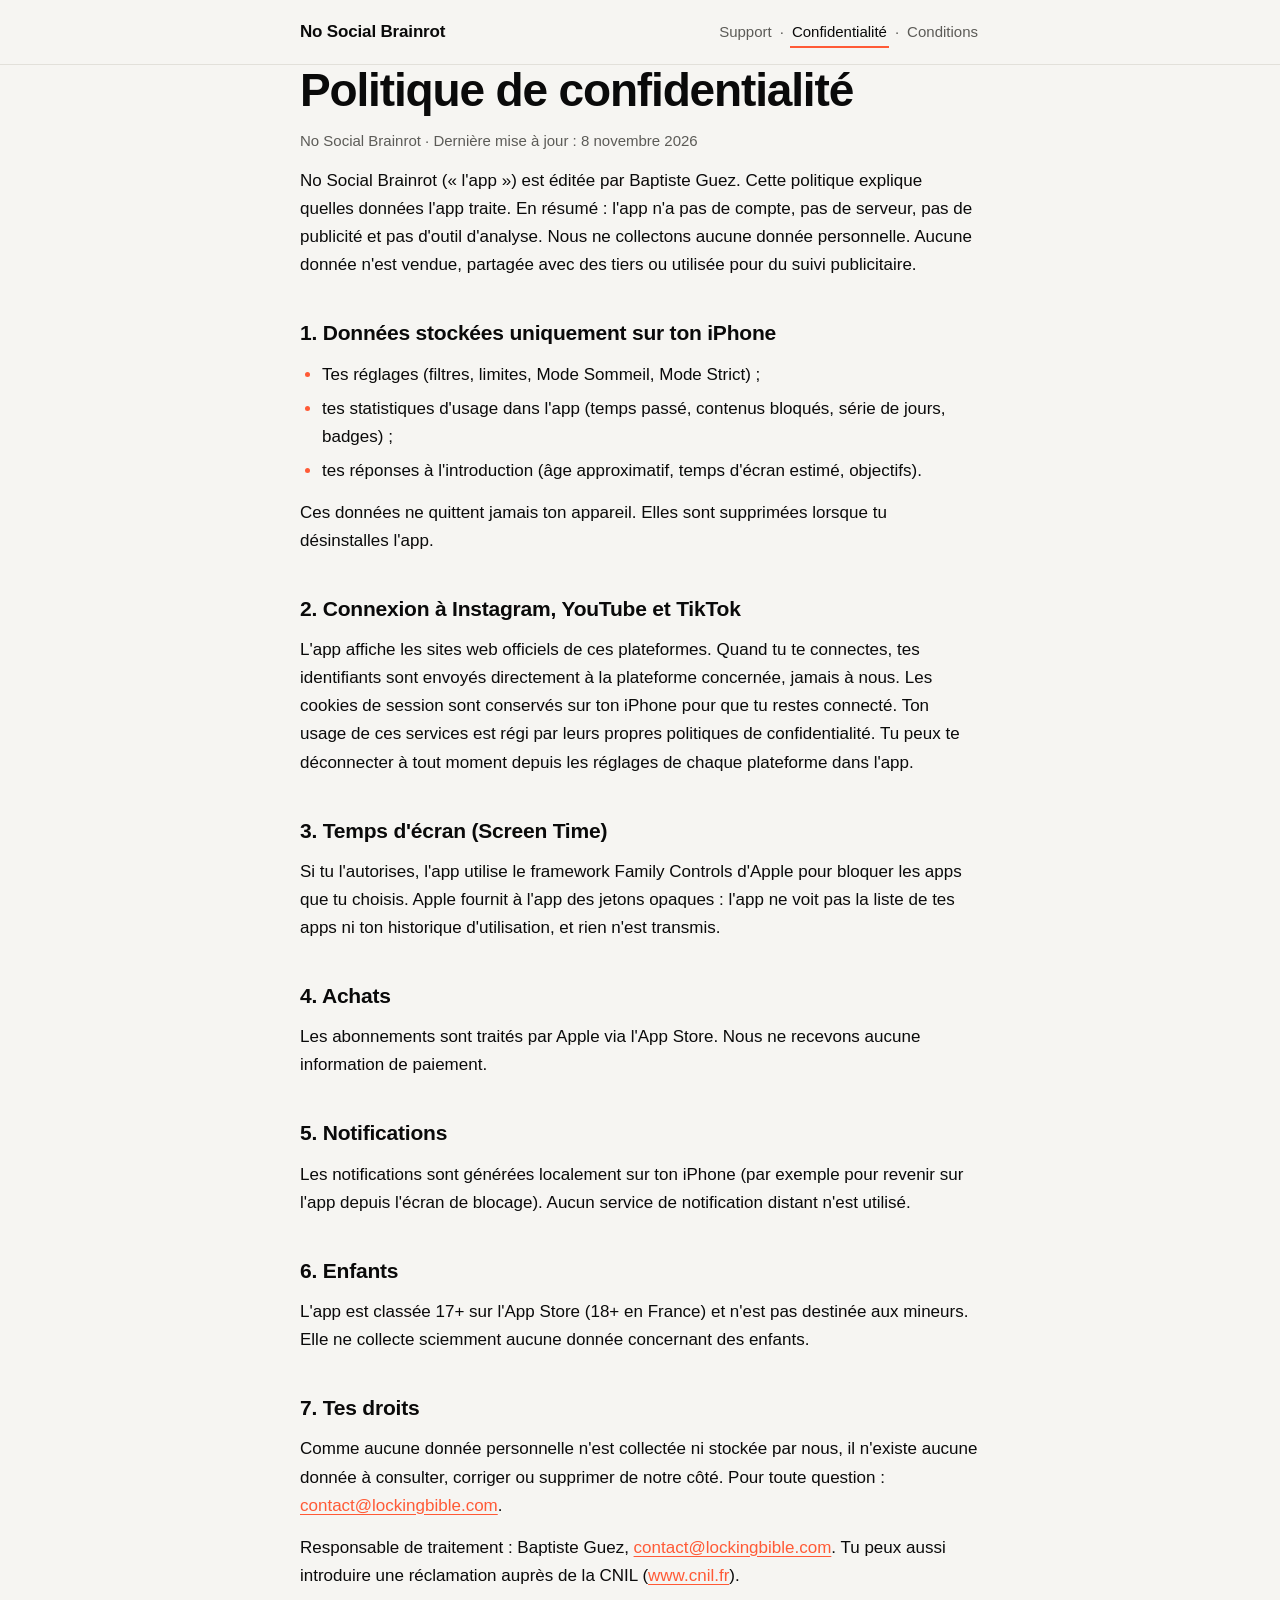
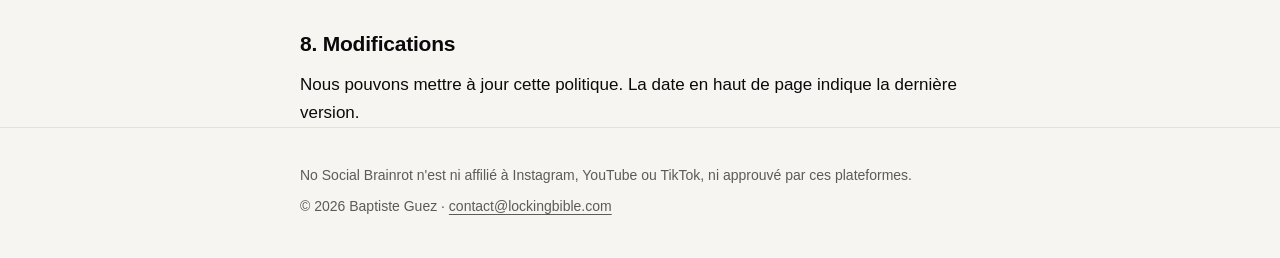
<file: nosocialbrainrot/privacy/index.html>
<!DOCTYPE html>
<html lang="fr">
<head>
<meta charset="UTF-8">
<meta name="viewport" content="width=device-width, initial-scale=1.0">
<title>Politique de confidentialité — No Social Brainrot</title>
<meta name="description" content="Politique de confidentialité de No Social Brainrot : pas de compte, pas de serveur, pas de publicité, pas d'outil d'analyse. Aucune donnée personnelle collectée.">
<link rel="canonical" href="https://lockingbible.com/nosocialbrainrot/privacy/">
<meta name="theme-color" content="#F6F5F2">
<link rel="stylesheet" href="/nosocialbrainrot/nsb.css">
</head>
<body>

<header class="nsb-header">
  <div class="wrap">
    <a class="nsb-brand" href="/nosocialbrainrot/">No Social Brainrot</a>
    <nav class="nsb-nav" aria-label="No Social Brainrot">
      <a href="/nosocialbrainrot/support/">Support</a> <span aria-hidden="true">·</span> <a href="/nosocialbrainrot/privacy/" aria-current="page">Confidentialité</a> <span aria-hidden="true">·</span> <a href="/nosocialbrainrot/terms/">Conditions</a>
    </nav>
  </div>
</header>

<main class="wrap">
  <h1>Politique de confidentialité</h1>
  <p class="meta">No Social Brainrot · Dernière mise à jour : 8 novembre 2026</p>

  <p>No Social Brainrot (« l'app ») est éditée par Baptiste Guez. Cette politique explique quelles données l'app traite. En résumé : l'app n'a pas de compte, pas de serveur, pas de publicité et pas d'outil d'analyse. Nous ne collectons aucune donnée personnelle. Aucune donnée n'est vendue, partagée avec des tiers ou utilisée pour du suivi publicitaire.</p>

  <h2>1. Données stockées uniquement sur ton iPhone</h2>
  <ul>
    <li>Tes réglages (filtres, limites, Mode Sommeil, Mode Strict) ;</li>
    <li>tes statistiques d'usage dans l'app (temps passé, contenus bloqués, série de jours, badges) ;</li>
    <li>tes réponses à l'introduction (âge approximatif, temps d'écran estimé, objectifs).</li>
  </ul>
  <p>Ces données ne quittent jamais ton appareil. Elles sont supprimées lorsque tu désinstalles l'app.</p>

  <h2>2. Connexion à Instagram, YouTube et TikTok</h2>
  <p>L'app affiche les sites web officiels de ces plateformes. Quand tu te connectes, tes identifiants sont envoyés directement à la plateforme concernée, jamais à nous. Les cookies de session sont conservés sur ton iPhone pour que tu restes connecté. Ton usage de ces services est régi par leurs propres politiques de confidentialité. Tu peux te déconnecter à tout moment depuis les réglages de chaque plateforme dans l'app.</p>

  <h2>3. Temps d'écran (Screen Time)</h2>
  <p>Si tu l'autorises, l'app utilise le framework Family Controls d'Apple pour bloquer les apps que tu choisis. Apple fournit à l'app des jetons opaques : l'app ne voit pas la liste de tes apps ni ton historique d'utilisation, et rien n'est transmis.</p>

  <h2>4. Achats</h2>
  <p>Les abonnements sont traités par Apple via l'App Store. Nous ne recevons aucune information de paiement.</p>

  <h2>5. Notifications</h2>
  <p>Les notifications sont générées localement sur ton iPhone (par exemple pour revenir sur l'app depuis l'écran de blocage). Aucun service de notification distant n'est utilisé.</p>

  <h2>6. Enfants</h2>
  <p>L'app est classée 17+ sur l'App Store (18+ en France) et n'est pas destinée aux mineurs. Elle ne collecte sciemment aucune donnée concernant des enfants.</p>

  <h2>7. Tes droits</h2>
  <p>Comme aucune donnée personnelle n'est collectée ni stockée par nous, il n'existe aucune donnée à consulter, corriger ou supprimer de notre côté. Pour toute question : <a class="inline" href="mailto:contact@lockingbible.com">contact@lockingbible.com</a>.</p>
  <p>Responsable de traitement : Baptiste Guez, <a class="inline" href="mailto:contact@lockingbible.com">contact@lockingbible.com</a>. Tu peux aussi introduire une réclamation auprès de la CNIL (<a class="inline" href="https://www.cnil.fr">www.cnil.fr</a>).</p>

  <h2>8. Modifications</h2>
  <p>Nous pouvons mettre à jour cette politique. La date en haut de page indique la dernière version.</p>
</main>

<footer class="nsb-footer">
  <div class="wrap">
    <p>No Social Brainrot n'est ni affilié à Instagram, YouTube ou TikTok, ni approuvé par ces plateformes.</p>
    <p>© 2026 Baptiste Guez · <a href="mailto:contact@lockingbible.com">contact@lockingbible.com</a></p>
  </div>
</footer>

</body>
</html>
</file>
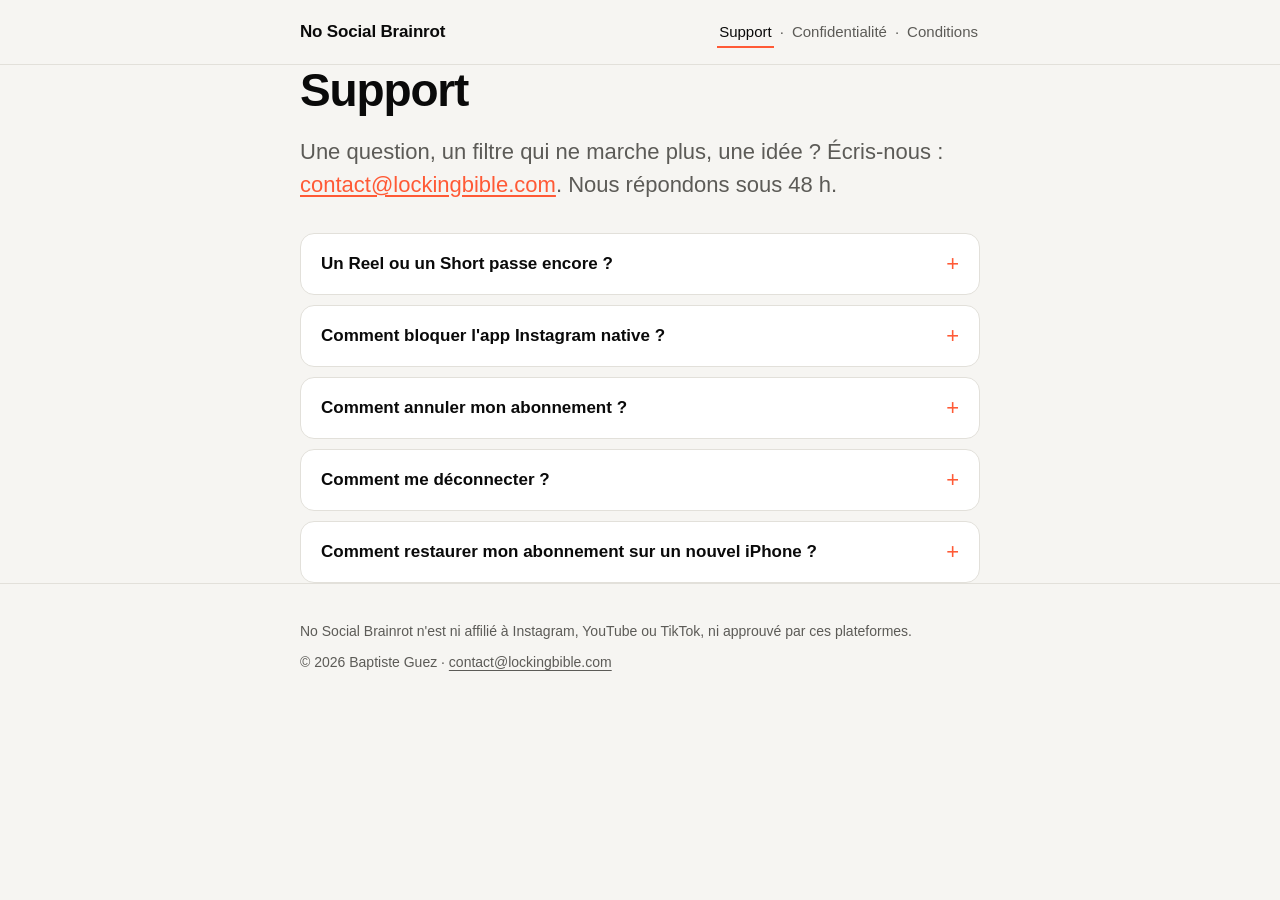
<file: nosocialbrainrot/support/index.html>
<!DOCTYPE html>
<html lang="fr">
<head>
<meta charset="UTF-8">
<meta name="viewport" content="width=device-width, initial-scale=1.0">
<title>Support — No Social Brainrot</title>
<meta name="description" content="Support No Social Brainrot : contact, filtres, blocage de l'app Instagram native, annulation de l'abonnement et déconnexion.">
<link rel="canonical" href="https://lockingbible.com/nosocialbrainrot/support/">
<meta name="theme-color" content="#F6F5F2">
<link rel="stylesheet" href="/nosocialbrainrot/nsb.css">
</head>
<body>

<header class="nsb-header">
  <div class="wrap">
    <a class="nsb-brand" href="/nosocialbrainrot/">No Social Brainrot</a>
    <nav class="nsb-nav" aria-label="No Social Brainrot">
      <a href="/nosocialbrainrot/support/" aria-current="page">Support</a> <span aria-hidden="true">·</span> <a href="/nosocialbrainrot/privacy/">Confidentialité</a> <span aria-hidden="true">·</span> <a href="/nosocialbrainrot/terms/">Conditions</a>
    </nav>
  </div>
</header>

<main class="wrap">
  <h1>Support</h1>
  <p class="lead">Une question, un filtre qui ne marche plus, une idée ? Écris-nous : <a class="inline" href="mailto:contact@lockingbible.com">contact@lockingbible.com</a>. Nous répondons sous 48 h.</p>

  <div class="faq">
    <details>
      <summary>Un Reel ou un Short passe encore ?</summary>
      <p>Les plateformes changent souvent leurs sites. Ferme puis rouvre la plateforme dans l'app. Si le problème continue, écris-nous en précisant la plateforme et l'écran concerné.</p>
    </details>
    <details>
      <summary>Comment bloquer l'app Instagram native ?</summary>
      <p>Onglet Protection › Activer, puis choisis Instagram dans la liste d'Apple. En l'ouvrant, tu verras « Reviens sur No Brainrot ».</p>
    </details>
    <details>
      <summary>Comment annuler mon abonnement ?</summary>
      <p>Réglages de l'iPhone › ton nom › Abonnements › No Social Brainrot, ou depuis l'app : Profil › Abonnement actif.</p>
    </details>
    <details>
      <summary>Comment me déconnecter ?</summary>
      <p>Accueil › Réglages de la plateforme › Se déconnecter.</p>
    </details>
    <details>
      <summary>Comment restaurer mon abonnement sur un nouvel iPhone ?</summary>
      <p>Ouvre l'app avec le même identifiant Apple et touche « Restaurer » en bas de l'écran d'abonnement.</p>
    </details>
  </div>
</main>

<footer class="nsb-footer">
  <div class="wrap">
    <p>No Social Brainrot n'est ni affilié à Instagram, YouTube ou TikTok, ni approuvé par ces plateformes.</p>
    <p>© 2026 Baptiste Guez · <a href="mailto:contact@lockingbible.com">contact@lockingbible.com</a></p>
  </div>
</footer>

</body>
</html>
</file>
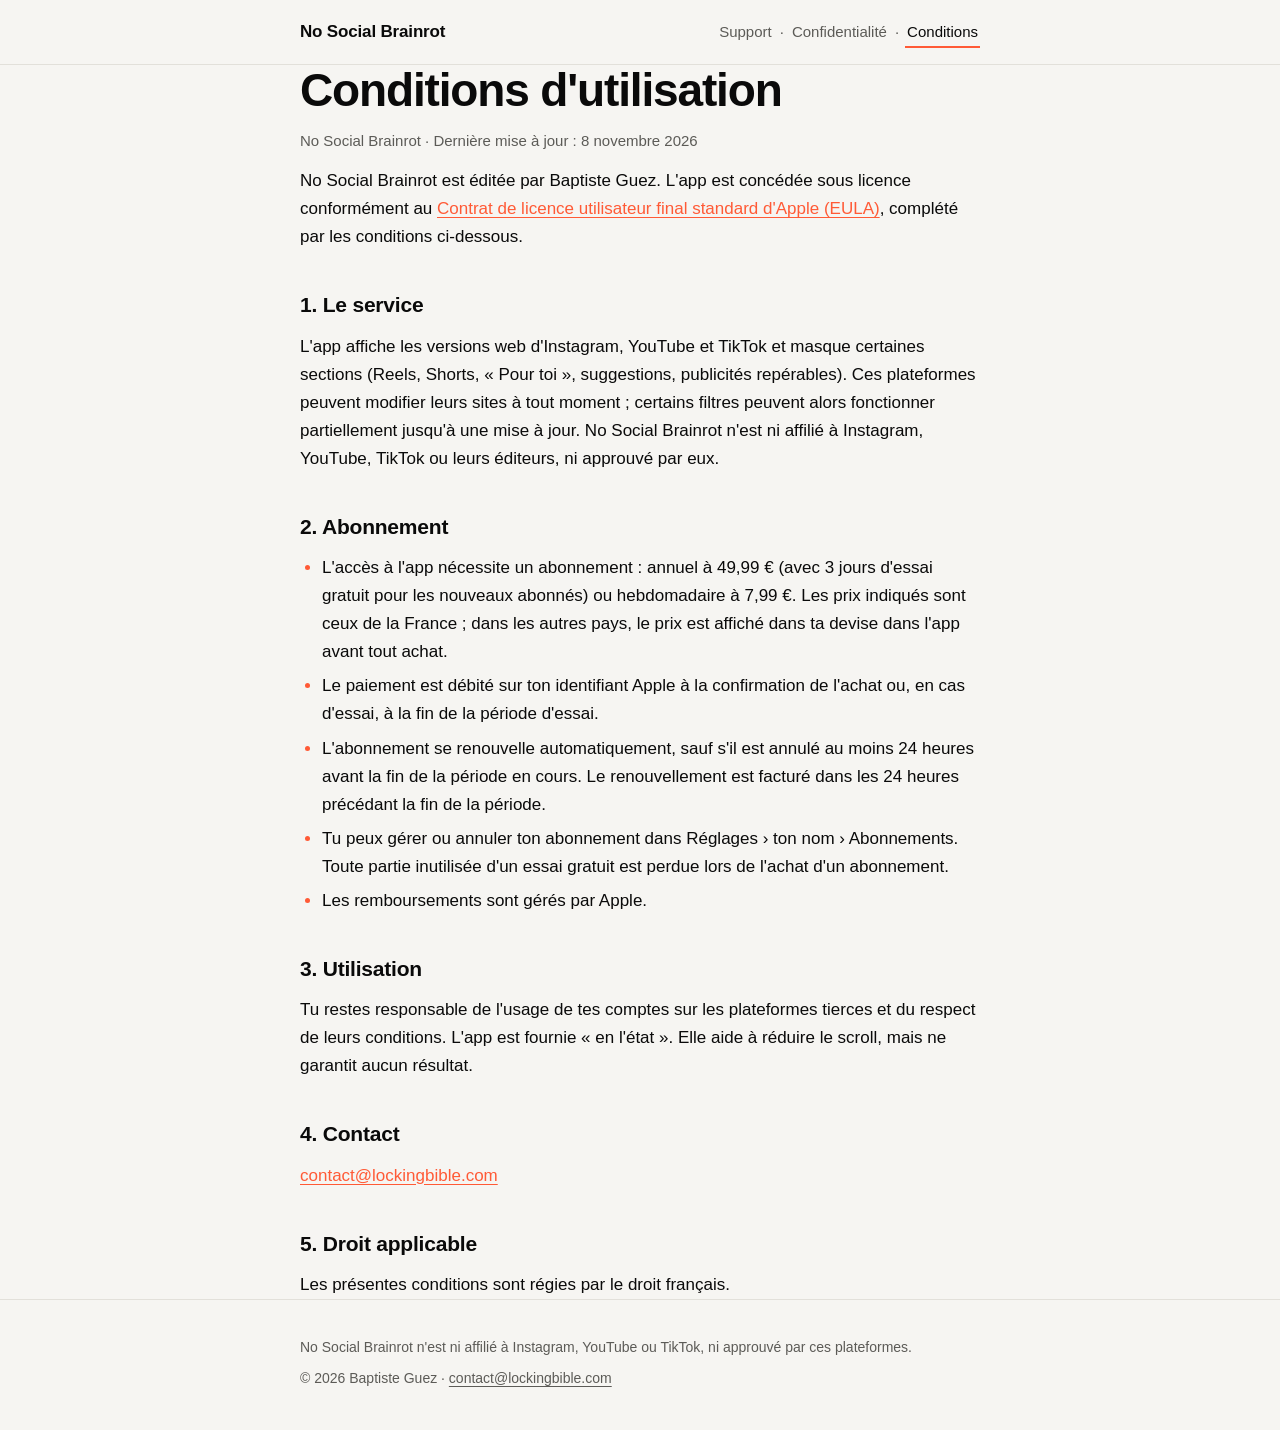
<file: nosocialbrainrot/terms/index.html>
<!DOCTYPE html>
<html lang="fr">
<head>
<meta charset="UTF-8">
<meta name="viewport" content="width=device-width, initial-scale=1.0">
<title>Conditions d'utilisation — No Social Brainrot</title>
<meta name="description" content="Conditions d'utilisation de No Social Brainrot : service, abonnement (annuel ou hebdomadaire), renouvellement automatique, annulation et contact.">
<link rel="canonical" href="https://lockingbible.com/nosocialbrainrot/terms/">
<meta name="theme-color" content="#F6F5F2">
<link rel="stylesheet" href="/nosocialbrainrot/nsb.css">
</head>
<body>

<header class="nsb-header">
  <div class="wrap">
    <a class="nsb-brand" href="/nosocialbrainrot/">No Social Brainrot</a>
    <nav class="nsb-nav" aria-label="No Social Brainrot">
      <a href="/nosocialbrainrot/support/">Support</a> <span aria-hidden="true">·</span> <a href="/nosocialbrainrot/privacy/">Confidentialité</a> <span aria-hidden="true">·</span> <a href="/nosocialbrainrot/terms/" aria-current="page">Conditions</a>
    </nav>
  </div>
</header>

<main class="wrap">
  <h1>Conditions d'utilisation</h1>
  <p class="meta">No Social Brainrot · Dernière mise à jour : 8 novembre 2026</p>

  <p>No Social Brainrot est éditée par Baptiste Guez. L'app est concédée sous licence conformément au <a class="inline" href="https://www.apple.com/legal/internet-services/itunes/dev/stdeula/">Contrat de licence utilisateur final standard d'Apple (EULA)</a>, complété par les conditions ci-dessous.</p>

  <h2>1. Le service</h2>
  <p>L'app affiche les versions web d'Instagram, YouTube et TikTok et masque certaines sections (Reels, Shorts, « Pour toi », suggestions, publicités repérables). Ces plateformes peuvent modifier leurs sites à tout moment ; certains filtres peuvent alors fonctionner partiellement jusqu'à une mise à jour. No Social Brainrot n'est ni affilié à Instagram, YouTube, TikTok ou leurs éditeurs, ni approuvé par eux.</p>

  <h2>2. Abonnement</h2>
  <ul>
    <li>L'accès à l'app nécessite un abonnement : annuel à 49,99 € (avec 3 jours d'essai gratuit pour les nouveaux abonnés) ou hebdomadaire à 7,99 €. Les prix indiqués sont ceux de la France ; dans les autres pays, le prix est affiché dans ta devise dans l'app avant tout achat.</li>
    <li>Le paiement est débité sur ton identifiant Apple à la confirmation de l'achat ou, en cas d'essai, à la fin de la période d'essai.</li>
    <li>L'abonnement se renouvelle automatiquement, sauf s'il est annulé au moins 24 heures avant la fin de la période en cours. Le renouvellement est facturé dans les 24 heures précédant la fin de la période.</li>
    <li>Tu peux gérer ou annuler ton abonnement dans Réglages › ton nom › Abonnements. Toute partie inutilisée d'un essai gratuit est perdue lors de l'achat d'un abonnement.</li>
    <li>Les remboursements sont gérés par Apple.</li>
  </ul>

  <h2>3. Utilisation</h2>
  <p>Tu restes responsable de l'usage de tes comptes sur les plateformes tierces et du respect de leurs conditions. L'app est fournie « en l'état ». Elle aide à réduire le scroll, mais ne garantit aucun résultat.</p>

  <h2>4. Contact</h2>
  <p><a class="inline" href="mailto:contact@lockingbible.com">contact@lockingbible.com</a></p>

  <h2>5. Droit applicable</h2>
  <p>Les présentes conditions sont régies par le droit français.</p>
</main>

<footer class="nsb-footer">
  <div class="wrap">
    <p>No Social Brainrot n'est ni affilié à Instagram, YouTube ou TikTok, ni approuvé par ces plateformes.</p>
    <p>© 2026 Baptiste Guez · <a href="mailto:contact@lockingbible.com">contact@lockingbible.com</a></p>
  </div>
</footer>

</body>
</html>
</file>
<file: assets/site.css>
/* Lumi Bible — shared styles. Tokens mirror Shared/Core/Theme.swift in the app. */
:root{
  --cream:#FBF7EF;
  --cream-deep:#F4ECDD;
  --card:#FFFDF8;
  --ink:#3A2E22;
  --ink-soft:#8A7A68;
  --line:#E8DCC8;
  --brown:#8C5D2B;
  --brown-dark:#73491F;
  --gold:#D9A23E;
  --amber:#E59A3C;
  --glow:#F8E3B4;
  --heart:#E5484D;
  --navy:#1D2640;
  --serif:"Lora","New York",Georgia,"Times New Roman",serif;
  --sans:-apple-system,BlinkMacSystemFont,"SF Pro Text","Inter","Segoe UI",system-ui,sans-serif;
  --radius:28px;
  --wrap:1120px;
}

*{ margin:0; padding:0; box-sizing:border-box; }
html{ scroll-behavior:smooth; -webkit-text-size-adjust:100%; }
body{
  font-family:var(--sans); color:var(--ink); background:var(--cream);
  font-size:17px; line-height:1.6; -webkit-font-smoothing:antialiased;
  overflow-x:hidden;
}
img{ display:block; max-width:100%; height:auto; }
a{ color:inherit; }
:focus-visible{ outline:2px solid var(--brown); outline-offset:3px; border-radius:6px; }

.wrap{ max-width:var(--wrap); margin:0 auto; padding:0 24px; }
.wrap.narrow{ max-width:720px; }

/* ---------- Header ---------- */
.site-header{
  position:sticky; top:0; z-index:20;
  background:rgba(251,247,239,0.86);
  -webkit-backdrop-filter:saturate(1.4) blur(14px); backdrop-filter:saturate(1.4) blur(14px);
  border-bottom:1px solid transparent; transition:border-color .25s ease;
}
.site-header.scrolled{ border-bottom-color:var(--line); }
.nav{ display:flex; align-items:center; justify-content:space-between; height:72px; gap:16px; }
.brand{ display:flex; align-items:center; gap:11px; text-decoration:none; }
.brand img{ width:38px; height:38px; border-radius:10px; box-shadow:0 1px 0 rgba(58,46,34,.06), 0 4px 12px rgba(140,93,43,.14); }
.brand span{ font-family:var(--serif); font-weight:600; font-size:21px; letter-spacing:-0.3px; }
.nav-links{ display:flex; align-items:center; gap:28px; list-style:none; }
.nav-links a{ text-decoration:none; font-size:15px; font-weight:500; color:var(--ink-soft); transition:color .2s; }
.nav-links a:hover, .nav-links a[aria-current="page"]{ color:var(--ink); }
.nav-links a.btn, .nav-links a.btn:hover{ color:#fff; }
@media (max-width:760px){ .nav-links .hide-sm{ display:none; } .nav-links{ gap:18px; } }

/* ---------- Buttons ---------- */
.btn{
  display:inline-flex; align-items:center; justify-content:center; gap:10px;
  height:58px; padding:0 28px; border-radius:22px; border:0; cursor:pointer;
  background:var(--brown); color:#fff; text-decoration:none;
  font:600 17px/1 var(--sans); letter-spacing:-0.1px;
  box-shadow:0 10px 24px -10px rgba(140,93,43,.55);
  transition:transform .15s ease-out, background .2s;
}
.btn:hover{ background:var(--brown-dark); }
.btn:active{ transform:scale(.97); }
.btn svg{ width:20px; height:20px; flex:none; }
.btn.small{ height:42px; padding:0 18px; border-radius:15px; font-size:15px; box-shadow:none; }
.btn.ghost{ background:transparent; color:var(--brown); box-shadow:inset 0 0 0 1.5px var(--line); }
.btn.ghost:hover{ background:var(--card); }

/* ---------- Type ---------- */
.eyebrow{
  font-family:var(--serif); font-size:13px; font-weight:600; letter-spacing:.22em;
  text-transform:uppercase; color:var(--ink-soft);
}
.eyebrow.gold{ color:var(--gold); }
h1,h2,h3{ font-family:var(--serif); font-weight:600; letter-spacing:-0.02em; line-height:1.12; }
h1{ font-size:clamp(40px,5.6vw,66px); }
h2{ font-size:clamp(32px,4.4vw,50px); }
h3{ font-size:22px; letter-spacing:-0.01em; }
.lead{ font-size:clamp(18px,1.6vw,20px); color:var(--ink-soft); line-height:1.6; }
.accent{ color:var(--brown); font-style:italic; }
.quote-mark{ font-family:var(--serif); color:var(--amber); font-size:44px; line-height:.6; display:block; }

/* ---------- Sections ---------- */
section{ position:relative; }
.section{ padding:120px 0; }
.section.tight{ padding:88px 0; }
.section-head{ max-width:640px; margin-bottom:56px; }
.section-head.center{ margin-left:auto; margin-right:auto; text-align:center; }
.section-head .eyebrow{ margin-bottom:16px; display:block; }
.section-head .lead{ margin-top:18px; }
.band{ background:var(--cream-deep); }
.glow::before{
  content:""; position:absolute; inset:0; pointer-events:none; z-index:0;
  background:radial-gradient(600px 420px at var(--gx,50%) var(--gy,40%), rgba(248,227,180,.95), rgba(248,227,180,0) 70%);
}
.glow > *{ position:relative; z-index:1; }

.split{ display:grid; grid-template-columns:1fr 1fr; gap:72px; align-items:center; }
.split.flip > :first-child{ order:2; }
@media (max-width:900px){
  .split{ grid-template-columns:1fr; gap:48px; }
  .split.flip > :first-child{ order:0; }
  .section{ padding:88px 0; }
}

/* ---------- Phone ---------- */
.phone{
  position:relative; width:min(300px,78vw); aspect-ratio:1320/2868; margin:0 auto;
  border-radius:46px; padding:9px; background:#1b1611;
  box-shadow:0 40px 80px -30px rgba(58,46,34,.45), 0 0 0 1px rgba(58,46,34,.08);
}
.phone img{ width:100%; height:100%; object-fit:cover; border-radius:38px; }
.phone::after{
  content:""; position:absolute; top:19px; left:50%; transform:translateX(-50%);
  width:31%; height:26px; border-radius:20px; background:#1b1611;
}
.phone.sheet img{ object-position:top; }

/* ---------- Cards / lists ---------- */
.card{
  background:var(--card); border:1px solid var(--line); border-radius:var(--radius);
  padding:28px;
}
.ticks{ list-style:none; display:grid; gap:14px; margin-top:28px; }
.ticks li{ display:flex; gap:14px; align-items:flex-start; color:var(--ink); }
.ticks li::before{
  content:""; flex:none; width:22px; height:22px; margin-top:2px; border-radius:50%;
  background:var(--brown) url("data:image/svg+xml,%3Csvg xmlns='http://www.w3.org/2000/svg' viewBox='0 0 24 24' fill='none' stroke='white' stroke-width='3.2' stroke-linecap='round' stroke-linejoin='round'%3E%3Cpath d='M6 12.5l4 4 8-9'/%3E%3C/svg%3E") center/12px no-repeat;
}
.ticks li span{ color:var(--ink-soft); }

/* ---------- Reveal ---------- */
.reveal{ opacity:0; transform:translateY(14px); transition:opacity .7s ease-out, transform .7s ease-out; }
.reveal.in{ opacity:1; transform:none; }

/* ---------- Footer ---------- */
.site-footer{ border-top:1px solid var(--line); padding:56px 0 48px; font-size:14px; color:var(--ink-soft); }
.footer-grid{ display:flex; justify-content:space-between; gap:40px; flex-wrap:wrap; }
.footer-grid .brand{ margin-bottom:12px; }
.footer-grid nav{ display:flex; gap:56px; flex-wrap:wrap; }
.footer-grid h4{ font-family:var(--serif); font-size:15px; color:var(--ink); margin-bottom:12px; font-weight:600; }
.footer-grid ul{ list-style:none; display:grid; gap:8px; }
.footer-grid a{ text-decoration:none; }
.footer-grid a:hover{ color:var(--ink); }
.footer-note{ margin-top:40px; padding-top:24px; border-top:1px solid var(--line); font-size:13px; line-height:1.7; }

/* ---------- Legal / document pages ---------- */
.doc-hero{ padding:88px 0 40px; }
.doc-hero h1{ font-size:clamp(38px,5.4vw,56px); margin-top:14px; }
.doc-hero .updated{ margin-top:16px; color:var(--ink-soft); font-size:15px; }
.summary{
  background:var(--card); border:1px solid var(--line); border-radius:24px;
  padding:26px 28px; font-family:var(--serif); font-size:18px; line-height:1.65;
}
.summary ul{ list-style:none; display:grid; gap:10px; margin-top:12px; font-family:var(--sans); font-size:16px; }
.summary li{ padding-left:22px; position:relative; color:var(--ink-soft); }
.summary li::before{ content:""; position:absolute; left:4px; top:.62em; width:7px; height:7px; border-radius:50%; background:var(--gold); }
.prose{ padding-bottom:110px; }
.prose h2{
  font-size:26px; margin:60px 0 16px; padding-top:40px; border-top:1px solid var(--line);
}
.prose h3{ font-size:18px; margin:28px 0 8px; }
.prose p{ color:#5d4f41; margin:0 0 14px; }
.prose ul{ list-style:none; margin:0 0 16px; }
.prose li{ color:#5d4f41; padding-left:22px; position:relative; margin-bottom:8px; }
.prose li::before{ content:""; position:absolute; left:5px; top:.7em; width:6px; height:6px; border-radius:50%; background:var(--gold); }
.prose strong{ color:var(--ink); font-weight:600; }
.prose a{ color:var(--brown); text-underline-offset:3px; text-decoration-color:rgba(140,93,43,.35); }
.prose a:hover{ text-decoration-color:var(--brown); }
.prose table{ width:100%; border-collapse:collapse; margin:8px 0 18px; font-size:15px; }
.prose th, .prose td{ text-align:left; vertical-align:top; padding:12px 12px 12px 0; border-bottom:1px solid var(--line); color:#5d4f41; }
.prose th{ color:var(--ink); font-weight:600; font-size:14px; }
@media (max-width:600px){ .prose table, .prose thead, .prose tbody, .prose tr, .prose td, .prose th{ display:block; } .prose thead{ display:none; } .prose td{ border:0; padding:4px 0; } .prose tr{ border-bottom:1px solid var(--line); padding:10px 0; } .prose td:first-child{ color:var(--ink); font-weight:600; } }

/* ---------- FAQ ---------- */
.faq{ display:grid; gap:12px; }
.faq details{ background:var(--card); border:1px solid var(--line); border-radius:20px; padding:0 24px; }
.faq summary{
  list-style:none; cursor:pointer; padding:20px 32px 20px 0; position:relative;
  font-family:var(--serif); font-size:18px; font-weight:600;
}
.faq summary::-webkit-details-marker{ display:none; }
.faq summary::after{
  content:""; position:absolute; right:2px; top:50%; width:10px; height:10px; margin-top:-7px;
  border-right:2px solid var(--brown); border-bottom:2px solid var(--brown); transform:rotate(45deg); transition:transform .2s;
}
.faq details[open] summary::after{ transform:rotate(225deg); margin-top:-2px; }
.faq details > div{ padding:0 0 22px; color:#5d4f41; }
.faq details > div p + p{ margin-top:10px; }
.faq a{ color:var(--brown); }

@media (prefers-reduced-motion:reduce){
  html{ scroll-behavior:auto; }
  .reveal{ opacity:1; transform:none; transition:none; }
  *,*::before,*::after{ animation:none !important; transition:none !important; }
}
</file>
<file: nosocialbrainrot/nsb.css>
/* No Social Brainrot — styles propres à /nosocialbrainrot (indépendants de site.css). */
:root{
  --bg:#F6F5F2; --ink:#0A0A0A; --ink-soft:#5C5B57; --line:#E2E0DA; --card:#FFFFFF; --accent:#FF5A36;
  --sans:-apple-system,BlinkMacSystemFont,"SF Pro Text","Segoe UI",Roboto,Helvetica,Arial,sans-serif;
}
*,*::before,*::after{ box-sizing:border-box; margin:0; padding:0; }
html{ -webkit-text-size-adjust:100%; }
body{ background:var(--bg); color:var(--ink); font-family:var(--sans); font-size:17px; line-height:1.65; -webkit-font-smoothing:antialiased; }
a{ color:inherit; }
.wrap{ max-width:720px; margin:0 auto; padding:0 20px; }

/* Header */
.nsb-header{ border-bottom:1px solid var(--line); background:var(--bg); }
.nsb-header .wrap{ display:flex; align-items:center; justify-content:space-between; gap:16px; min-height:64px; flex-wrap:wrap; padding-top:12px; padding-bottom:12px; }
.nsb-brand{ font-weight:800; font-size:17px; letter-spacing:-0.01em; text-decoration:none; }
.nsb-brand span{ color:var(--accent); }
.nsb-nav{ display:flex; align-items:center; gap:6px; font-size:15px; color:var(--ink-soft); }
.nsb-nav a{ text-decoration:none; padding:4px 2px; }
.nsb-nav a:hover,.nsb-nav a[aria-current="page"]{ color:var(--ink); }
.nsb-nav a[aria-current="page"]{ box-shadow:inset 0 -2px 0 var(--accent); }

/* Contenu */
main{ padding:56px 0 72px; }
h1{ font-size:clamp(32px,6vw,46px); line-height:1.12; letter-spacing:-0.025em; font-weight:800; }
h2{ font-size:21px; line-height:1.3; letter-spacing:-0.01em; font-weight:700; margin:40px 0 12px; }
p,ul{ margin-top:14px; }
ul{ padding-left:22px; }
li{ margin-top:6px; }
li::marker{ color:var(--accent); }
.meta{ color:var(--ink-soft); font-size:15px; margin-top:12px; }
.lead{ font-size:clamp(19px,2.6vw,22px); color:var(--ink-soft); margin-top:18px; line-height:1.5; }
a.inline{ color:var(--accent); text-underline-offset:3px; }
strong{ font-weight:700; }

/* Présentation */
.hero h1 em{ font-style:normal; color:var(--accent); }
.points{ list-style:none; padding:0; margin-top:36px; display:grid; gap:12px; }
.points li{ margin:0; background:var(--card); border:1px solid var(--line); border-radius:16px; padding:18px 20px 18px 54px; position:relative; font-weight:600; }
.points li::before{ content:""; position:absolute; left:20px; top:22px; width:18px; height:18px; border-radius:50%; background:var(--accent); box-shadow:inset 0 0 0 5px var(--accent), inset 0 0 0 7px #fff; }
.links{ display:flex; flex-wrap:wrap; gap:10px; margin-top:36px; }
.btn{ display:inline-block; text-decoration:none; font-weight:600; font-size:15px; padding:11px 18px; border-radius:999px; border:1px solid var(--line); background:var(--card); }
.btn:hover{ border-color:var(--ink); }
.btn.primary{ background:var(--accent); border-color:var(--accent); color:#fff; }
.btn.primary:hover{ filter:brightness(0.95); }

/* FAQ */
.faq{ margin-top:32px; display:grid; gap:10px; }
.faq details{ background:var(--card); border:1px solid var(--line); border-radius:14px; }
.faq summary{ cursor:pointer; list-style:none; padding:16px 48px 16px 20px; font-weight:700; position:relative; }
.faq summary::-webkit-details-marker{ display:none; }
.faq summary::after{ content:"+"; position:absolute; right:20px; top:50%; transform:translateY(-50%); color:var(--accent); font-size:22px; font-weight:500; }
.faq details[open] summary::after{ content:"–"; }
.faq details p{ margin:0; padding:0 20px 18px; color:var(--ink-soft); }

/* Pied de page */
.nsb-footer{ border-top:1px solid var(--line); padding:28px 0 40px; font-size:14px; color:var(--ink-soft); }
.nsb-footer p{ margin-top:8px; }
.nsb-footer a{ text-underline-offset:3px; }

@media (max-width:520px){
  body{ font-size:16px; }
  main{ padding:40px 0 56px; }
  .nsb-header .wrap{ justify-content:center; text-align:center; }
}
</file>
